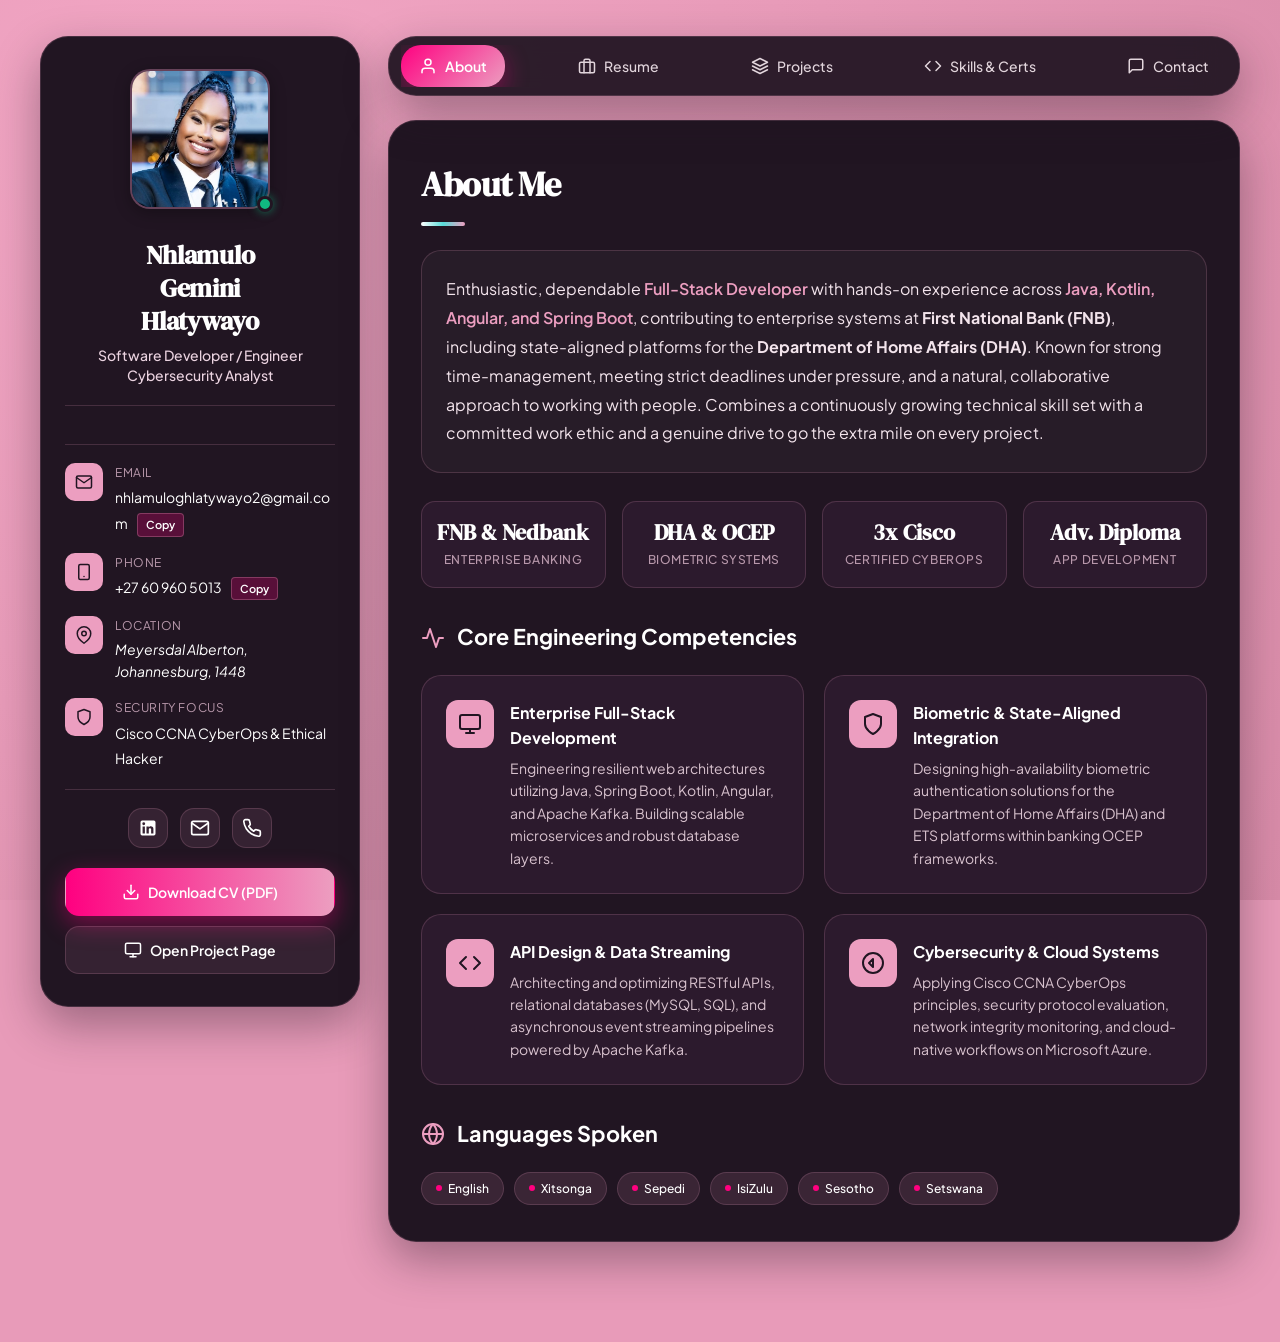
<file: index.html>
<!DOCTYPE html>
<html lang="en">

<head>
  <meta charset="UTF-8">
  <meta http-equiv="X-UA-Compatible" content="IE=edge">
  <meta name="viewport" content="width=device-width, initial-scale=1.0">
  <title>Nhlamulo Gemini Hlatywayo | Full-Stack Software Developer</title>
  <meta name="description" content="Portfolio of Nhlamulo Gemini Hlatywayo - Full-Stack Developer specializing in Java, Spring Boot, Kotlin, Angular, and Apache Kafka. Enterprise experience at FNB and Nedbank.">
  <meta name="author" content="Nhlamulo Gemini Hlatywayo">

  <!-- Favicon -->
  <link rel="shortcut icon" href="./assets/images/logo.ico" type="image/x-icon">

  <!-- Google Fonts: DM Serif Display, Playfair Display, Plus Jakarta Sans, Inter -->
  <link rel="preconnect" href="https://fonts.googleapis.com">
  <link rel="preconnect" href="https://fonts.gstatic.com" crossorigin>
  <link href="https://fonts.googleapis.com/css2?family=DM+Serif+Display:ital@0;1&family=Inter:wght@300;400;500;600;700&family=Playfair+Display:ital,wght@0,600;0,700;0,800;1,600&family=Plus+Jakarta+Sans:wght@400;500;600;700;800&display=swap" rel="stylesheet">

  <!-- Custom CSS -->
  <link rel="stylesheet" href="./assets/css/style.css">
</head>

<body>

  <main>

    <!--
      - #SIDEBAR (PROFILE & CONTACTS)
    -->
    <aside class="sidebar" data-sidebar>

      <div class="sidebar-info">

        <div class="avatar-wrapper">
          <figure class="avatar-box">
            <img src="./assets/images/Nhlamulo.jpg" alt="Nhlamulo Gemini Hlatywayo" width="140">
          </figure>
          <div class="status-dot" title="Available for opportunities"></div>
        </div>

        <div class="info-content">
          <h1 class="name">Nhlamulo<br>Gemini<br>Hlatywayo</h1>
          <p class="role-subtitle" style="margin-top: 8px; font-size: var(--fs-sm); color: var(--text-secondary); line-height: 1.4; font-weight: 500;">
            Software Developer / Engineer<br>
            Cybersecurity Analyst
          </p>
        </div>

        <button class="info-toggle-btn" data-sidebar-btn aria-label="Toggle contact details">
          <span>Contact Details</span>
          <svg viewBox="0 0 24 24" fill="none" stroke="currentColor" stroke-width="2" stroke-linecap="round" stroke-linejoin="round">
            <polyline points="6 9 12 15 18 9"></polyline>
          </svg>
        </button>

      </div>

      <div class="sidebar-info-more" data-sidebar-more>

        <div class="separator"></div>

        <ul class="contacts-list">

          <li class="contact-item">
            <div class="contact-icon-box">
              <svg viewBox="0 0 24 24" fill="none" stroke="currentColor" stroke-width="2" stroke-linecap="round" stroke-linejoin="round">
                <path d="M4 4h16c1.1 0 2 .9 2 2v12c0 1.1-.9 2-2 2H4c-1.1 0-2-.9-2-2V6c0-1.1.9-2 2-2z"></path>
                <polyline points="22,6 12,13 2,6"></polyline>
              </svg>
            </div>
            <div class="contact-info">
              <p class="contact-title">Email</p>
              <a href="mailto:nhlamuloghlatywayo2@gmail.com" class="contact-link">nhlamuloghlatywayo2@gmail.com</a>
              <button class="copy-btn" data-copy="nhlamuloghlatywayo2@gmail.com" title="Copy email">Copy</button>
            </div>
          </li>

          <li class="contact-item">
            <div class="contact-icon-box">
              <svg viewBox="0 0 24 24" fill="none" stroke="currentColor" stroke-width="2" stroke-linecap="round" stroke-linejoin="round">
                <rect x="5" y="2" width="14" height="20" rx="2" ry="2"></rect>
                <line x1="12" y1="18" x2="12.01" y2="18"></line>
              </svg>
            </div>
            <div class="contact-info">
              <p class="contact-title">Phone</p>
              <a href="tel:+27609605013" class="contact-link">+27 60 960 5013</a>
              <button class="copy-btn" data-copy="+27 60 960 5013" title="Copy phone">Copy</button>
            </div>
          </li>

          <li class="contact-item">
            <div class="contact-icon-box">
              <svg viewBox="0 0 24 24" fill="none" stroke="currentColor" stroke-width="2" stroke-linecap="round" stroke-linejoin="round">
                <path d="M21 10c0 7-9 13-9 13s-9-6-9-13a9 9 0 0 1 18 0z"></path>
                <circle cx="12" cy="10" r="3"></circle>
              </svg>
            </div>
            <div class="contact-info">
              <p class="contact-title">Location</p>
              <address class="contact-value">Meyersdal Alberton,<br>Johannesburg, 1448</address>
            </div>
          </li>

          <li class="contact-item">
            <div class="contact-icon-box">
              <svg viewBox="0 0 24 24" fill="none" stroke="currentColor" stroke-width="2" stroke-linecap="round" stroke-linejoin="round">
                <path d="M12 22s8-4 8-10V5l-8-3-8 3v7c0 6 8 10 8 10z"></path>
              </svg>
            </div>
            <div class="contact-info">
              <p class="contact-title">Security Focus</p>
              <span class="contact-value">Cisco CCNA CyberOps & Ethical Hacker</span>
            </div>
          </li>

        </ul>

        <div class="separator"></div>

        <ul class="social-list">
          <li>
            <a href="https://www.linkedin.com/in/nhlamulo-gemini-hlatywayo-09a828297/" class="social-link" target="_blank" rel="noopener noreferrer" title="LinkedIn Profile">
              <svg viewBox="0 0 24 24" fill="currentColor">
                <path d="M19 3a2 2 0 0 1 2 2v14a2 2 0 0 1-2 2H5a2 2 0 0 1-2-2V5a2 2 0 0 1 2-2h14m-.5 15.5v-5.3a3.26 3.26 0 0 0-3.26-3.26c-.85 0-1.84.52-2.28 1.3v-1.11h-2.79v8.37h2.79v-4.93c0-.77.62-1.4 1.39-1.4a1.4 1.4 0 0 1 1.4 1.4v4.93h2.75M6.88 8.56a1.68 1.68 0 0 0 1.68-1.68c0-.93-.75-1.69-1.68-1.69a1.69 1.69 0 0 0-1.69 1.69c0 .93.76 1.68 1.69 1.68m1.39 9.94v-8.37H5.5v8.37h2.77z"/>
              </svg>
            </a>
          </li>
          <li>
            <a href="mailto:nhlamuloghlatywayo2@gmail.com" class="social-link" title="Send Email">
              <svg viewBox="0 0 24 24" fill="none" stroke="currentColor" stroke-width="2" stroke-linecap="round" stroke-linejoin="round">
                <path d="M4 4h16c1.1 0 2 .9 2 2v12c0 1.1-.9 2-2 2H4c-1.1 0-2-.9-2-2V6c0-1.1.9-2 2-2z"></path>
                <polyline points="22,6 12,13 2,6"></polyline>
              </svg>
            </a>
          </li>
          <li>
            <a href="tel:+27609605013" class="social-link" title="Call Direct">
              <svg viewBox="0 0 24 24" fill="none" stroke="currentColor" stroke-width="2" stroke-linecap="round" stroke-linejoin="round">
                <path d="M22 16.92v3a2 2 0 0 1-2.18 2 19.79 19.79 0 0 1-8.63-3.07 19.5 19.5 0 0 1-6-6 19.79 19.79 0 0 1-3.07-8.67A2 2 0 0 1 4.11 2h3a2 2 0 0 1 2 1.72 12.84 12.84 0 0 0 .7 2.81 2 2 0 0 1-.45 2.11L8.09 9.91a16 16 0 0 0 6 6l1.27-1.27a2 2 0 0 1 2.11-.45 12.84 12.84 0 0 0 2.81.7A2 2 0 0 1 22 16.92z"></path>
              </svg>
            </a>
          </li>
        </ul>

        <div class="sidebar-actions">
          <a href="./assets/Nhlamulo CV .pdf" download="Nhlamulo Gemini Hlatywayo CV.pdf" class="btn btn-primary" target="_blank">
            <svg width="18" height="18" viewBox="0 0 24 24" fill="none" stroke="currentColor" stroke-width="2" stroke-linecap="round" stroke-linejoin="round">
              <path d="M21 15v4a2 2 0 0 1-2 2H5a2 2 0 0 1-2-2v-4"></path>
              <polyline points="7 10 12 15 17 10"></polyline>
              <line x1="12" y1="15" x2="12" y2="3"></line>
            </svg>
            <span>Download CV (PDF)</span>
          </a>
          <a href="./projects.html" class="btn btn-secondary">
            <svg width="18" height="18" viewBox="0 0 24 24" fill="none" stroke="currentColor" stroke-width="2" stroke-linecap="round" stroke-linejoin="round">
              <rect x="2" y="3" width="20" height="14" rx="2" ry="2"></rect>
              <line x1="8" y1="21" x2="16" y2="21"></line>
              <line x1="12" y1="17" x2="12" y2="21"></line>
            </svg>
            <span>Open Project Page</span>
          </a>
        </div>

      </div>

    </aside>

    <!--
      - #MAIN CONTENT
    -->
    <div class="main-content">

      <!--
        - #NAVBAR
      -->
      <nav class="navbar">
        <ul class="navbar-list">
          <li class="navbar-item">
            <button class="navbar-link active" data-nav-link="about">
              <svg viewBox="0 0 24 24" fill="none" stroke="currentColor" stroke-width="2" stroke-linecap="round" stroke-linejoin="round">
                <path d="M20 21v-2a4 4 0 0 0-4-4H8a4 4 0 0 0-4 4v2"></path>
                <circle cx="12" cy="7" r="4"></circle>
              </svg>
              <span>About</span>
            </button>
          </li>
          <li class="navbar-item">
            <button class="navbar-link" data-nav-link="resume">
              <svg viewBox="0 0 24 24" fill="none" stroke="currentColor" stroke-width="2" stroke-linecap="round" stroke-linejoin="round">
                <rect x="2" y="7" width="20" height="14" rx="2" ry="2"></rect>
                <path d="M16 21V5a2 2 0 0 0-2-2h-4a2 2 0 0 0-2 2v16"></path>
              </svg>
              <span>Resume</span>
            </button>
          </li>
          <li class="navbar-item">
            <button class="navbar-link" data-nav-link="projects">
              <svg viewBox="0 0 24 24" fill="none" stroke="currentColor" stroke-width="2" stroke-linecap="round" stroke-linejoin="round">
                <polygon points="12 2 2 7 12 12 22 7 12 2"></polygon>
                <polyline points="2 17 12 22 22 17"></polyline>
                <polyline points="2 12 12 17 22 12"></polyline>
              </svg>
              <span>Projects</span>
            </button>
          </li>
          <li class="navbar-item">
            <button class="navbar-link" data-nav-link="skills">
              <svg viewBox="0 0 24 24" fill="none" stroke="currentColor" stroke-width="2" stroke-linecap="round" stroke-linejoin="round">
                <polyline points="16 18 22 12 16 6"></polyline>
                <polyline points="8 6 2 12 8 18"></polyline>
              </svg>
              <span>Skills &amp; Certs</span>
            </button>
          </li>
          <li class="navbar-item">
            <button class="navbar-link" data-nav-link="contact">
              <svg viewBox="0 0 24 24" fill="none" stroke="currentColor" stroke-width="2" stroke-linecap="round" stroke-linejoin="round">
                <path d="M21 15a2 2 0 0 1-2 2H7l-4 4V5a2 2 0 0 1 2-2h14a2 2 0 0 1 2 2z"></path>
              </svg>
              <span>Contact</span>
            </button>
          </li>
        </ul>
      </nav>

      <!--
        - #ABOUT SECTION
      -->
      <article class="page-section active" data-page="about">

        <header>
          <h2 class="h2 article-title">About Me</h2>
        </header>

        <section class="about-intro-card">
          <p>
            Enthusiastic, dependable <span class="highlight">Full-Stack Developer</span> with hands-on experience across <span class="highlight">Java, Kotlin, Angular, and Spring Boot</span>, contributing to enterprise systems at <strong>First National Bank (FNB)</strong>, including state-aligned platforms for the <strong>Department of Home Affairs (DHA)</strong>. Known for strong time-management, meeting strict deadlines under pressure, and a natural, collaborative approach to working with people. Combines a continuously growing technical skill set with a committed work ethic and a genuine drive to go the extra mile on every project.
          </p>
        </section>

        <!-- Metric highlights -->
        <div class="metrics-grid">
          <div class="metric-card">
            <div class="metric-number">FNB &amp; Nedbank</div>
            <div class="metric-label">Enterprise Banking</div>
          </div>
          <div class="metric-card">
            <div class="metric-number">DHA &amp; OCEP</div>
            <div class="metric-label">Biometric Systems</div>
          </div>
          <div class="metric-card">
            <div class="metric-number">3x Cisco</div>
            <div class="metric-label">Certified CyberOps</div>
          </div>
          <div class="metric-card">
            <div class="metric-number">Adv. Diploma</div>
            <div class="metric-label">App Development</div>
          </div>
        </div>

        <h3 class="section-title">
          <svg viewBox="0 0 24 24" fill="none" stroke="currentColor" stroke-width="2" stroke-linecap="round" stroke-linejoin="round">
            <polyline points="22 12 18 12 15 21 9 3 6 12 2 12"></polyline>
          </svg>
          Core Engineering Competencies
        </h3>

        <div class="service-grid">

          <div class="service-card">
            <div class="service-icon-box">
              <svg viewBox="0 0 24 24" fill="none" stroke="currentColor" stroke-width="2" stroke-linecap="round" stroke-linejoin="round">
                <rect x="2" y="3" width="20" height="14" rx="2" ry="2"></rect>
                <line x1="8" y1="21" x2="16" y2="21"></line>
                <line x1="12" y1="17" x2="12" y2="21"></line>
              </svg>
            </div>
            <div>
              <h4 class="service-title">Enterprise Full-Stack Development</h4>
              <p class="service-text">
                Engineering resilient web architectures utilizing Java, Spring Boot, Kotlin, Angular, and Apache Kafka. Building scalable microservices and robust database layers.
              </p>
            </div>
          </div>

          <div class="service-card">
            <div class="service-icon-box">
              <svg viewBox="0 0 24 24" fill="none" stroke="currentColor" stroke-width="2" stroke-linecap="round" stroke-linejoin="round">
                <path d="M12 22s8-4 8-10V5l-8-3-8 3v7c0 6 8 10 8 10z"></path>
              </svg>
            </div>
            <div>
              <h4 class="service-title">Biometric &amp; State-Aligned Integration</h4>
              <p class="service-text">
                Designing high-availability biometric authentication solutions for the Department of Home Affairs (DHA) and ETS platforms within banking OCEP frameworks.
              </p>
            </div>
          </div>

          <div class="service-card">
            <div class="service-icon-box">
              <svg viewBox="0 0 24 24" fill="none" stroke="currentColor" stroke-width="2" stroke-linecap="round" stroke-linejoin="round">
                <polyline points="16 18 22 12 16 6"></polyline>
                <polyline points="8 6 2 12 8 18"></polyline>
              </svg>
            </div>
            <div>
              <h4 class="service-title">API Design &amp; Data Streaming</h4>
              <p class="service-text">
                Architecting and optimizing RESTful APIs, relational databases (MySQL, SQL), and asynchronous event streaming pipelines powered by Apache Kafka.
              </p>
            </div>
          </div>

          <div class="service-card">
            <div class="service-icon-box">
              <svg viewBox="0 0 24 24" fill="none" stroke="currentColor" stroke-width="2" stroke-linecap="round" stroke-linejoin="round">
                <circle cx="12" cy="12" r="10"></circle>
                <polygon points="12 8 8 12 12 16 12 8"></polygon>
              </svg>
            </div>
            <div>
              <h4 class="service-title">Cybersecurity &amp; Cloud Systems</h4>
              <p class="service-text">
                Applying Cisco CCNA CyberOps principles, security protocol evaluation, network integrity monitoring, and cloud-native workflows on Microsoft Azure.
              </p>
            </div>
          </div>

        </div>

        <h3 class="section-title">
          <svg viewBox="0 0 24 24" fill="none" stroke="currentColor" stroke-width="2" stroke-linecap="round" stroke-linejoin="round">
            <circle cx="12" cy="12" r="10"></circle>
            <line x1="2" y1="12" x2="22" y2="12"></line>
            <path d="M12 2a15.3 15.3 0 0 1 4 10 15.3 15.3 0 0 1-4 10 15.3 15.3 0 0 1-4-10 15.3 15.3 0 0 1 4-10z"></path>
          </svg>
          Languages Spoken
        </h3>
        <div class="languages-wrap">
          <span class="lang-pill">English</span>
          <span class="lang-pill">Xitsonga</span>
          <span class="lang-pill">Sepedi</span>
          <span class="lang-pill">IsiZulu</span>
          <span class="lang-pill">Sesotho</span>
          <span class="lang-pill">Setswana</span>
        </div>

      </article>

      <!--
        - #EXPERIENCE & EDUCATION SECTION
      -->
      <article class="page-section" data-page="resume">

        <header>
          <h2 class="h2 article-title">Resume</h2>
        </header>

        <div style="margin-bottom: 28px;">
          <a href="./assets/Nhlamulo CV .pdf" download="Nhlamulo Gemini Hlatywayo CV.pdf" class="btn btn-primary" style="width: 100%; padding: 14px 24px; font-size: var(--fs-base); font-weight: 700; border-radius: 16px;" target="_blank">
            <svg width="20" height="20" viewBox="0 0 24 24" fill="none" stroke="currentColor" stroke-width="2" stroke-linecap="round" stroke-linejoin="round">
              <path d="M21 15v4a2 2 0 0 1-2 2H5a2 2 0 0 1-2-2v-4"></path>
              <polyline points="7 10 12 15 17 10"></polyline>
              <line x1="12" y1="15" x2="12" y2="3"></line>
            </svg>
            <span>Download CV</span>
          </a>
        </div>

        <h3 class="section-title" style="margin-top: 10px; margin-bottom: 24px;">
          <div class="service-icon-box" style="width: 40px; height: 40px; border-radius: 10px;">
            <svg viewBox="0 0 24 24" fill="none" stroke="currentColor" stroke-width="2" stroke-linecap="round" stroke-linejoin="round">
              <rect x="2" y="7" width="20" height="14" rx="2" ry="2"></rect>
              <path d="M16 21V5a2 2 0 0 0-2-2h-4a2 2 0 0 0-2 2v16"></path>
            </svg>
          </div>
          Experience
        </h3>

        <div class="timeline-list">

          <!-- Experience 1: FNB -->
          <div class="timeline-item">
            <div class="timeline-dot"></div>
            <div class="timeline-content">
              <div class="timeline-header">
                <h3 class="timeline-role">Full-Stack Software Developer (Intern)</h3>
                <span class="timeline-period">
                  <svg viewBox="0 0 24 24" fill="none" stroke="currentColor" stroke-width="2" stroke-linecap="round" stroke-linejoin="round">
                    <rect x="3" y="4" width="18" height="18" rx="2" ry="2"></rect>
                    <line x1="16" y1="2" x2="16" y2="6"></line>
                    <line x1="8" y1="2" x2="8" y2="6"></line>
                    <line x1="3" y1="10" x2="21" y2="10"></line>
                  </svg>
                  May 2025 – September 2026
                </span>
              </div>
              <div class="timeline-company">First National Bank (FNB)</div>

              <ul class="timeline-bullets">
                <li>Engineered scalable enterprise web applications across front-end and back-end architectures using <strong>Java, Spring Boot, Kotlin, Angular, and Apache Kafka</strong>.</li>
                <li>Contributed to system architecture and UI/UX design workflows, building high-availability solutions for state-aligned frameworks, including <strong>Department of Home Affairs (DHA) biometric integrations</strong> and <strong>ETS applications under the OCEP framework</strong>.</li>
                <li>Designed and optimized <strong>MySQL relational databases</strong>; developed and verified <strong>RESTful APIs</strong> through structured testing in Insomnia.</li>
                <li>Formulated detailed test cases and performed end-to-end unit and integration testing using <strong>IntelliJ IDEA</strong> across cross-platform environments (Windows, macOS, and iOS).</li>
                <li>Monitored, tracked, and resolved production bugs and critical system incidents within high-velocity Agile sprint cycles.</li>
              </ul>

              <div class="tech-tags">
                <span class="tech-tag">Java</span>
                <span class="tech-tag">Spring Boot</span>
                <span class="tech-tag">Kotlin</span>
                <span class="tech-tag">Angular</span>
                <span class="tech-tag">Apache Kafka</span>
                <span class="tech-tag">MySQL</span>
                <span class="tech-tag">DHA Biometrics</span>
                <span class="tech-tag">OCEP</span>
                <span class="tech-tag">Insomnia</span>
                <span class="tech-tag">Agile</span>
              </div>
            </div>
          </div>

          <!-- Experience 2: Geeks4learning / FNB -->
          <div class="timeline-item">
            <div class="timeline-dot"></div>
            <div class="timeline-content">
              <div class="timeline-header">
                <h3 class="timeline-role">Full-Stack Software Java Developer (Learnership)</h3>
                <span class="timeline-period">
                  <svg viewBox="0 0 24 24" fill="none" stroke="currentColor" stroke-width="2" stroke-linecap="round" stroke-linejoin="round">
                    <rect x="3" y="4" width="18" height="18" rx="2" ry="2"></rect>
                    <line x1="16" y1="2" x2="16" y2="6"></line>
                    <line x1="8" y1="2" x2="8" y2="6"></line>
                    <line x1="3" y1="10" x2="21" y2="10"></line>
                  </svg>
                  October 2024 – September 2025
                </span>
              </div>
              <div class="timeline-company">Geeks4learning / FNB</div>

              <ul class="timeline-bullets">
                <li>Developed and deployed frontend and backend websites and applications using <strong>Java, Python, and JavaScript</strong> in a Windows environment.</li>
                <li>Built foundational proficiency across <strong>HTML, CSS, and JavaScript</strong> to deliver flexible, responsive web features.</li>
                <li>Integrated the <strong>IKMS module</strong> and supported core business logic processes using Java-based development practices.</li>
                <li>Logged and tracked bug incidents, managed code updates, and participated in structured Agile code reviews.</li>
              </ul>

              <div class="tech-tags">
                <span class="tech-tag">Java</span>
                <span class="tech-tag">Python</span>
                <span class="tech-tag">JavaScript</span>
                <span class="tech-tag">HTML5/CSS3</span>
                <span class="tech-tag">IKMS Module</span>
                <span class="tech-tag">Agile Code Reviews</span>
              </div>
            </div>
          </div>

          <!-- Experience 3: Nedbank -->
          <div class="timeline-item">
            <div class="timeline-dot"></div>
            <div class="timeline-content">
              <div class="timeline-header">
                <h3 class="timeline-role">Application Development Management Trainee (Vocational Programme)</h3>
                <span class="timeline-period">
                  <svg viewBox="0 0 24 24" fill="none" stroke="currentColor" stroke-width="2" stroke-linecap="round" stroke-linejoin="round">
                    <rect x="3" y="4" width="18" height="18" rx="2" ry="2"></rect>
                    <line x1="16" y1="2" x2="16" y2="6"></line>
                    <line x1="8" y1="2" x2="8" y2="6"></line>
                    <line x1="3" y1="10" x2="21" y2="10"></line>
                  </svg>
                  December 2024 – January 2025
                </span>
              </div>
              <div class="timeline-company">Nedbank</div>

              <ul class="timeline-bullets">
                <li>Gained exposure to <strong>application lifecycle management (ALM)</strong>, Agile delivery practices, and banking technology standards within a corporate software development environment.</li>
                <li>Observed and documented software development processes across the full <strong>SDLC</strong>, from requirements gathering through deployment.</li>
              </ul>

              <div class="tech-tags">
                <span class="tech-tag">SDLC</span>
                <span class="tech-tag">Application Lifecycle</span>
                <span class="tech-tag">Banking Standards</span>
                <span class="tech-tag">Agile Delivery</span>
              </div>
            </div>
          </div>

          <!-- Experience 4: Go Fourth -->
          <div class="timeline-item">
            <div class="timeline-dot"></div>
            <div class="timeline-content">
              <div class="timeline-header">
                <h3 class="timeline-role">Cybersecurity Analyst Trainee</h3>
                <span class="timeline-period">
                  <svg viewBox="0 0 24 24" fill="none" stroke="currentColor" stroke-width="2" stroke-linecap="round" stroke-linejoin="round">
                    <rect x="3" y="4" width="18" height="18" rx="2" ry="2"></rect>
                    <line x1="16" y1="2" x2="16" y2="6"></line>
                    <line x1="8" y1="2" x2="8" y2="6"></line>
                    <line x1="3" y1="10" x2="21" y2="10"></line>
                  </svg>
                  July 2024 – September 2024
                </span>
              </div>
              <div class="timeline-company">Go Fourth Learning Institution of Learning</div>

              <ul class="timeline-bullets">
                <li>Completed foundational training in risk monitoring, security protocols, and network data integrity, building a security-conscious foundation for software development.</li>
                <li>Applied core cybersecurity principles later reinforced by <strong>Cisco CCNA CyberOps</strong> and <strong>Ethical Hacker</strong> certifications.</li>
              </ul>

              <div class="tech-tags">
                <span class="tech-tag">Risk Monitoring</span>
                <span class="tech-tag">Security Protocols</span>
                <span class="tech-tag">Network Integrity</span>
                <span class="tech-tag">Cisco CyberOps</span>
              </div>
            </div>
          </div>

        </div>

        <h3 class="section-title" style="margin-top: 36px; margin-bottom: 24px;">
          <div class="service-icon-box" style="width: 40px; height: 40px; border-radius: 10px;">
            <svg viewBox="0 0 24 24" fill="none" stroke="currentColor" stroke-width="2" stroke-linecap="round" stroke-linejoin="round">
              <path d="M2 3h6a4 4 0 0 1 4 4v14a3 3 0 0 0-3-3H2z"></path>
              <path d="M22 3h-6a4 4 0 0 0-4 4v14a3 3 0 0 1 3-3h7z"></path>
            </svg>
          </div>
          Education
        </h3>

        <div class="edu-cert-grid">
          <div class="edu-cert-card">
            <div>
              <h4 class="edu-cert-title">Advanced Diploma in Application Development</h4>
              <p class="edu-cert-issuer">Rosebank College Braamfontein</p>
            </div>
            <span class="edu-cert-date">2024 – 2024</span>
          </div>

          <div class="edu-cert-card">
            <div>
              <h4 class="edu-cert-title">Diploma in I.T Software Development</h4>
              <p class="edu-cert-issuer">Rosebank College Braamfontein</p>
            </div>
            <span class="edu-cert-date">2021 – 2023</span>
          </div>

          <div class="edu-cert-card">
            <div>
              <h4 class="edu-cert-title">National Senior Certificate (Matric)</h4>
              <p class="edu-cert-issuer">Glenvista High School</p>
              <p style="font-size: 11px; color: var(--text-muted); margin-top: 4px;">Maths Literacy, English HL, IsiZulu FAL, Business Studies, Geography, Life Sciences</p>
            </div>
            <span class="edu-cert-date">2015 – 2019</span>
          </div>
        </div>

        <h3 class="section-title">
          <svg viewBox="0 0 24 24" fill="none" stroke="currentColor" stroke-width="2" stroke-linecap="round" stroke-linejoin="round">
            <path d="M17 21v-2a4 4 0 0 0-4-4H5a4 4 0 0 0-4 4v2"></path>
            <circle cx="9" cy="7" r="4"></circle>
            <path d="M23 21v-2a4 4 0 0 0-3-3.87"></path>
            <path d="M16 3.13a4 4 0 0 1 0 7.75"></path>
          </svg>
          Professional References
        </h3>

        <div class="references-grid">
          <div class="reference-card">
            <h4 class="reference-name">Thato Rampyeshe</h4>
            <p class="reference-role">Application Development Team Leader, FNB</p>
            <a href="tel:0847055499" class="reference-contact">
              <svg viewBox="0 0 24 24" fill="none" stroke="currentColor" stroke-width="2" stroke-linecap="round" stroke-linejoin="round">
                <path d="M22 16.92v3a2 2 0 0 1-2.18 2 19.79 19.79 0 0 1-8.63-3.07 19.5 19.5 0 0 1-6-6 19.79 19.79 0 0 1-3.07-8.67A2 2 0 0 1 4.11 2h3a2 2 0 0 1 2 1.72 12.84 12.84 0 0 0 .7 2.81 2 2 0 0 1-.45 2.11L8.09 9.91a16 16 0 0 0 6 6l1.27-1.27a2 2 0 0 1 2.11-.45 12.84 12.84 0 0 0 2.81.7A2 2 0 0 1 22 16.92z"></path>
              </svg>
              <span>084 705 5499</span>
            </a>
          </div>

          <div class="reference-card">
            <h4 class="reference-name">Yanga Mdingi</h4>
            <p class="reference-role">Application Development Team Leader, FNB</p>
            <a href="tel:0603090038" class="reference-contact">
              <svg viewBox="0 0 24 24" fill="none" stroke="currentColor" stroke-width="2" stroke-linecap="round" stroke-linejoin="round">
                <path d="M22 16.92v3a2 2 0 0 1-2.18 2 19.79 19.79 0 0 1-8.63-3.07 19.5 19.5 0 0 1-6-6 19.79 19.79 0 0 1-3.07-8.67A2 2 0 0 1 4.11 2h3a2 2 0 0 1 2 1.72 12.84 12.84 0 0 0 .7 2.81 2 2 0 0 1-.45 2.11L8.09 9.91a16 16 0 0 0 6 6l1.27-1.27a2 2 0 0 1 2.11-.45 12.84 12.84 0 0 0 2.81.7A2 2 0 0 1 22 16.92z"></path>
              </svg>
              <span>060 309 0038</span>
            </a>
          </div>
        </div>

      </article>

      <!--
        - #PROJECTS SECTION
      -->
      <article class="page-section" data-page="projects">

        <header>
          <h2 class="h2 article-title">Featured Projects</h2>
        </header>

        <div class="projects-header-bar">
          <ul class="filter-list">
            <li><button class="filter-btn active" data-filter-btn="all">All</button></li>
            <li><button class="filter-btn" data-filter-btn="enterprise">Enterprise Banking</button></li>
            <li><button class="filter-btn" data-filter-btn="web">Full-Stack Web</button></li>
            <li><button class="filter-btn" data-filter-btn="cloud">Cloud &amp; Security</button></li>
          </ul>

          <a href="./projects.html" class="btn btn-outline" title="Open full project catalog page">
            <span>Explore Dedicated Project Page →</span>
          </a>
        </div>

        <div class="project-grid">

          <!-- Project 1 -->
          <div class="project-card" data-filter-item data-category="enterprise">
            <div class="project-banner">
              <span class="project-category-badge">Enterprise Banking</span>
              <img src="./assets/images/project-1.jpg" alt="DHA Biometric Integration Platform" loading="lazy">
            </div>
            <div class="project-content">
              <h3 class="project-title">DHA Biometric Integration Platform</h3>
              <p class="project-description">
                High-availability biometric identity verification gateway connecting Department of Home Affairs (DHA) services to FNB's OCEP architecture.
              </p>
              <div class="project-techs">
                <span class="project-tech">Java 17</span>
                <span class="project-tech">Spring Boot</span>
                <span class="project-tech">Kotlin</span>
                <span class="project-tech">Angular</span>
                <span class="project-tech">Azure</span>
              </div>
              <div class="project-actions">
                <button class="btn btn-primary" data-open-modal="dha-biometric">View Architecture</button>
                <a href="./projects.html#dha-biometric" class="btn btn-secondary">Full Case Study</a>
              </div>
            </div>
          </div>

          <!-- Project 2 -->
          <div class="project-card" data-filter-item data-category="enterprise">
            <div class="project-banner">
              <span class="project-category-badge">Banking &amp; Streaming</span>
              <img src="./assets/images/project-2.png" alt="Banking Electronic Transaction System" loading="lazy">
            </div>
            <div class="project-content">
              <h3 class="project-title">Banking Electronic Transaction System (ETS)</h3>
              <p class="project-description">
                High-throughput transactional engine with Apache Kafka event streaming, zero-loss settlement, and optimized MySQL relational indexing.
              </p>
              <div class="project-techs">
                <span class="project-tech">Kotlin</span>
                <span class="project-tech">Spring Boot</span>
                <span class="project-tech">Apache Kafka</span>
                <span class="project-tech">MySQL</span>
                <span class="project-tech">Docker</span>
              </div>
              <div class="project-actions">
                <button class="btn btn-primary" data-open-modal="banking-ets">View Architecture</button>
                <a href="./projects.html#banking-ets" class="btn btn-secondary">Full Case Study</a>
              </div>
            </div>
          </div>

          <!-- Project 3 -->
          <div class="project-card" data-filter-item data-category="enterprise web">
            <div class="project-banner">
              <span class="project-category-badge">Enterprise Web</span>
              <img src="./assets/images/project-7.png" alt="Enterprise Knowledge Management System" loading="lazy">
            </div>
            <div class="project-content">
              <h3 class="project-title">Enterprise Knowledge Management System (IKMS)</h3>
              <p class="project-description">
                Modular enterprise platform developed during the Geeks4learning / FNB programme to streamline internal codebases, incident logs, and workflows.
              </p>
              <div class="project-techs">
                <span class="project-tech">Java</span>
                <span class="project-tech">Spring Boot</span>
                <span class="project-tech">Angular</span>
                <span class="project-tech">TypeScript</span>
                <span class="project-tech">Agile</span>
              </div>
              <div class="project-actions">
                <button class="btn btn-primary" data-open-modal="enterprise-ikms">View Architecture</button>
                <a href="./projects.html#enterprise-ikms" class="btn btn-secondary">Full Case Study</a>
              </div>
            </div>
          </div>

          <!-- Project 4 -->
          <div class="project-card" data-filter-item data-category="cloud">
            <div class="project-banner">
              <span class="project-category-badge">Cybersecurity &amp; Cloud</span>
              <img src="./assets/images/project-6.png" alt="CyberGuard Threat Intelligence" loading="lazy">
            </div>
            <div class="project-content">
              <h3 class="project-title">CyberGuard Threat Intelligence &amp; Response</h3>
              <p class="project-description">
                Security risk evaluation, network data integrity auditing, and incident tracking platform built upon Cisco CCNA CyberOps principles.
              </p>
              <div class="project-techs">
                <span class="project-tech">Python</span>
                <span class="project-tech">Microsoft Azure</span>
                <span class="project-tech">Cisco CyberOps</span>
                <span class="project-tech">REST APIs</span>
              </div>
              <div class="project-actions">
                <button class="btn btn-primary" data-open-modal="cyberguard-security">View Architecture</button>
                <a href="./projects.html#cyberguard-security" class="btn btn-secondary">Full Case Study</a>
              </div>
            </div>
          </div>

          <!-- Project 5 -->
          <div class="project-card" data-filter-item data-category="web">
            <div class="project-banner">
              <span class="project-category-badge">Full-Stack Web</span>
              <img src="./assets/images/project-5.png" alt="FinTrack Wealth & Expense Management" loading="lazy">
            </div>
            <div class="project-content">
              <h3 class="project-title">FinTrack Wealth &amp; Expense Management</h3>
              <p class="project-description">
                Personal finance dashboard providing dynamic visual analytics, transaction categorizations, budget thresholds, and multi-currency support.
              </p>
              <div class="project-techs">
                <span class="project-tech">Angular</span>
                <span class="project-tech">TypeScript</span>
                <span class="project-tech">JavaScript</span>
                <span class="project-tech">CSS3</span>
                <span class="project-tech">REST APIs</span>
              </div>
              <div class="project-actions">
                <button class="btn btn-primary" data-open-modal="fintrack-analytics">View Architecture</button>
                <a href="./projects.html#fintrack-analytics" class="btn btn-secondary">Full Case Study</a>
              </div>
            </div>
          </div>

          <!-- Project 6 -->
          <div class="project-card" data-filter-item data-category="cloud">
            <div class="project-banner">
              <span class="project-category-badge">Cloud Ecosystem</span>
              <img src="./assets/images/project-8.jpg" alt="Azure Cloud Microservices Orchestrator" loading="lazy">
            </div>
            <div class="project-content">
              <h3 class="project-title">Azure Cloud Microservices Orchestrator</h3>
              <p class="project-description">
                Cloud-native microservices ecosystem hosted on Microsoft Azure featuring automated worker scheduling, CI/CD, and Insomnia test suites.
              </p>
              <div class="project-techs">
                <span class="project-tech">C#</span>
                <span class="project-tech">ASP.NET Core</span>
                <span class="project-tech">Microsoft Azure</span>
                <span class="project-tech">Postman</span>
                <span class="project-tech">Docker</span>
              </div>
              <div class="project-actions">
                <button class="btn btn-primary" data-open-modal="azure-microservices">View Architecture</button>
                <a href="./projects.html#azure-microservices" class="btn btn-secondary">Full Case Study</a>
              </div>
            </div>
          </div>

        </div>

      </article>

      <!--
        - #SKILLS & CERTIFICATIONS SECTION
      -->
      <article class="page-section" data-page="skills">

        <header>
          <h2 class="h2 article-title">Technical Skills &amp; Certifications</h2>
        </header>

        <h3 class="section-title">
          <svg viewBox="0 0 24 24" fill="none" stroke="currentColor" stroke-width="2" stroke-linecap="round" stroke-linejoin="round">
            <path d="M12 22s8-4 8-10V5l-8-3-8 3v7c0 6 8 10 8 10z"></path>
          </svg>
          Industry Certifications
        </h3>

        <div class="edu-cert-grid">
          <div class="edu-cert-card">
            <div>
              <span class="badge badge-emerald">Active Credential</span>
              <h4 class="edu-cert-title" style="margin-top: 10px;">Cisco CCNA CyberOps Associate</h4>
              <p class="edu-cert-issuer">Cisco Systems</p>
            </div>
            <span class="edu-cert-date">September 2024 – 2027</span>
          </div>

          <div class="edu-cert-card">
            <div>
              <span class="badge badge-purple">Verified</span>
              <h4 class="edu-cert-title" style="margin-top: 10px;">Cisco Networking Essentials</h4>
              <p class="edu-cert-issuer">Cisco Networking Academy</p>
            </div>
            <span class="edu-cert-date">August 2024</span>
          </div>

          <div class="edu-cert-card">
            <div>
              <span class="badge badge-emerald">Verified</span>
              <h4 class="edu-cert-title" style="margin-top: 10px;">Cisco Ethical Hacker</h4>
              <p class="edu-cert-issuer">Cisco Networking Academy</p>
            </div>
            <span class="edu-cert-date">September 2024</span>
          </div>

          <div class="edu-cert-card">
            <div>
              <span class="badge">Cloud Focus</span>
              <h4 class="edu-cert-title" style="margin-top: 10px;">Microsoft Azure Cloud Ecosystem</h4>
              <p class="edu-cert-issuer">Cloud Engineering &amp; Architecture</p>
            </div>
            <span class="edu-cert-date">2024 – Present</span>
          </div>
        </div>

        <h3 class="section-title">
          <svg viewBox="0 0 24 24" fill="none" stroke="currentColor" stroke-width="2" stroke-linecap="round" stroke-linejoin="round">
            <polyline points="16 18 22 12 16 6"></polyline>
            <polyline points="8 6 2 12 8 18"></polyline>
          </svg>
          Technical Skill Stack (CV Breakdown)
        </h3>

        <div class="skills-category-grid">

          <!-- Cat 1 -->
          <div class="skill-category-card">
            <div class="skill-cat-header">
              <div class="skill-cat-icon">
                <svg viewBox="0 0 24 24" fill="none" stroke="currentColor" stroke-width="2" stroke-linecap="round" stroke-linejoin="round">
                  <path d="M4 17l6-6-6-6"></path>
                  <line x1="12" y1="19" x2="20" y2="19"></line>
                </svg>
              </div>
              <h4 class="skill-cat-title">Back-End &amp; Enterprise Ecosystem</h4>
            </div>

            <div class="skill-progress-item">
              <div class="skill-label-wrapper">
                <span>Java &amp; Spring Boot</span>
                <span>95%</span>
              </div>
              <div class="skill-progress-bar"><div class="skill-progress-fill" style="width: 95%;"></div></div>
            </div>

            <div class="skill-progress-item">
              <div class="skill-label-wrapper">
                <span>Kotlin</span>
                <span>88%</span>
              </div>
              <div class="skill-progress-bar"><div class="skill-progress-fill" style="width: 88%;"></div></div>
            </div>

            <div class="skill-progress-item">
              <div class="skill-label-wrapper">
                <span>Python &amp; C# / ASP.NET Core</span>
                <span>85%</span>
              </div>
              <div class="skill-progress-bar"><div class="skill-progress-fill" style="width: 85%;"></div></div>
            </div>
          </div>

          <!-- Cat 2 -->
          <div class="skill-category-card">
            <div class="skill-cat-header">
              <div class="skill-cat-icon">
                <svg viewBox="0 0 24 24" fill="none" stroke="currentColor" stroke-width="2" stroke-linecap="round" stroke-linejoin="round">
                  <rect x="2" y="3" width="20" height="14" rx="2" ry="2"></rect>
                  <line x1="8" y1="21" x2="16" y2="21"></line>
                  <line x1="12" y1="17" x2="12" y2="21"></line>
                </svg>
              </div>
              <h4 class="skill-cat-title">Front-End Ecosystem</h4>
            </div>

            <div class="skill-progress-item">
              <div class="skill-label-wrapper">
                <span>Angular</span>
                <span>90%</span>
              </div>
              <div class="skill-progress-bar"><div class="skill-progress-fill" style="width: 90%;"></div></div>
            </div>

            <div class="skill-progress-item">
              <div class="skill-label-wrapper">
                <span>TypeScript &amp; JavaScript</span>
                <span>92%</span>
              </div>
              <div class="skill-progress-bar"><div class="skill-progress-fill" style="width: 92%;"></div></div>
            </div>

            <div class="skill-progress-item">
              <div class="skill-label-wrapper">
                <span>Responsive HTML5 &amp; CSS3</span>
                <span>95%</span>
              </div>
              <div class="skill-progress-bar"><div class="skill-progress-fill" style="width: 95%;"></div></div>
            </div>
          </div>

          <!-- Cat 3 -->
          <div class="skill-category-card">
            <div class="skill-cat-header">
              <div class="skill-cat-icon">
                <svg viewBox="0 0 24 24" fill="none" stroke="currentColor" stroke-width="2" stroke-linecap="round" stroke-linejoin="round">
                  <ellipse cx="12" cy="5" rx="9" ry="3"></ellipse>
                  <path d="M21 12c0 1.66-4 3-9 3s-9-1.34-9-3"></path>
                  <path d="M3 5v14c0 1.66 4 3 9 3s9-1.34 9-3V5"></path>
                </svg>
              </div>
              <h4 class="skill-cat-title">Data, Streaming &amp; Cloud</h4>
            </div>

            <div class="skill-progress-item">
              <div class="skill-label-wrapper">
                <span>Apache Kafka (Event Streaming)</span>
                <span>88%</span>
              </div>
              <div class="skill-progress-bar"><div class="skill-progress-fill" style="width: 88%;"></div></div>
            </div>

            <div class="skill-progress-item">
              <div class="skill-label-wrapper">
                <span>MySQL &amp; Relational Databases</span>
                <span>90%</span>
              </div>
              <div class="skill-progress-bar"><div class="skill-progress-fill" style="width: 90%;"></div></div>
            </div>

            <div class="skill-progress-item">
              <div class="skill-label-wrapper">
                <span>Microsoft Azure Cloud</span>
                <span>85%</span>
              </div>
              <div class="skill-progress-bar"><div class="skill-progress-fill" style="width: 85%;"></div></div>
            </div>
          </div>

          <!-- Cat 4 -->
          <div class="skill-category-card">
            <div class="skill-cat-header">
              <div class="skill-cat-icon">
                <svg viewBox="0 0 24 24" fill="none" stroke="currentColor" stroke-width="2" stroke-linecap="round" stroke-linejoin="round">
                  <circle cx="12" cy="12" r="3"></circle>
                  <path d="M19.4 15a1.65 1.65 0 0 0 .33 1.82l.06.06a2 2 0 0 1 0 2.83 2 2 0 0 1-2.83 0l-.06-.06a1.65 1.65 0 0 0-1.82-.33 1.65 1.65 0 0 0-1 1.51V21a2 2 0 0 1-2 2 2 2 0 0 1-2-2v-.09A1.65 1.65 0 0 0 9 19.4a1.65 1.65 0 0 0-1.82.33l-.06.06a2 2 0 0 1-2.83 0 2 2 0 0 1 0-2.83l.06-.06a1.65 1.65 0 0 0 .33-1.82 1.65 1.65 0 0 0-1.51-1H3a2 2 0 0 1-2-2 2 2 0 0 1 2-2h.09A1.65 1.65 0 0 0 4.6 9a1.65 1.65 0 0 0-.33-1.82l-.06-.06a2 2 0 0 1 0-2.83 2 2 0 0 1 2.83 0l.06.06a1.65 1.65 0 0 0 1.82.33H9a1.65 1.65 0 0 0 1-1.51V3a2 2 0 0 1 2-2 2 2 0 0 1 2 2v.09a1.65 1.65 0 0 0 1 1.51 1.65 1.65 0 0 0 1.82-.33l.06-.06a2 2 0 0 1 2.83 0 2 2 0 0 1 0 2.83l-.06.06a1.65 1.65 0 0 0-.33 1.82V9a1.65 1.65 0 0 0 1.51 1H21a2 2 0 0 1 2 2 2 2 0 0 1-2 2h-.09a1.65 1.65 0 0 0-1.51 1z"></path>
                </svg>
              </div>
              <h4 class="skill-cat-title">API Testing, Tools &amp; Methodologies</h4>
            </div>

            <div class="skill-progress-item">
              <div class="skill-label-wrapper">
                <span>RESTful APIs, Insomnia &amp; Postman</span>
                <span>94%</span>
              </div>
              <div class="skill-progress-bar"><div class="skill-progress-fill" style="width: 94%;"></div></div>
            </div>

            <div class="skill-progress-item">
              <div class="skill-label-wrapper">
                <span>IntelliJ IDEA &amp; Cross-Platform (Win/Mac/iOS)</span>
                <span>92%</span>
              </div>
              <div class="skill-progress-bar"><div class="skill-progress-fill" style="width: 92%;"></div></div>
            </div>

            <div class="skill-progress-item">
              <div class="skill-label-wrapper">
                <span>Agile Sprints, Devchamping &amp; Incident Tracking</span>
                <span>90%</span>
              </div>
              <div class="skill-progress-bar"><div class="skill-progress-fill" style="width: 90%;"></div></div>
            </div>
          </div>

        </div>

      </article>

      <!--
        - #CONTACT SECTION
      -->
      <article class="page-section" data-page="contact">

        <header>
          <h2 class="h2 article-title">Get In Touch</h2>
        </header>

        <div class="contact-wrapper">

          <div class="contact-quick-cards">

            <div class="contact-channel-card">
              <div class="contact-channel-icon">
                <svg viewBox="0 0 24 24" fill="none" stroke="currentColor" stroke-width="2" stroke-linecap="round" stroke-linejoin="round">
                  <path d="M4 4h16c1.1 0 2 .9 2 2v12c0 1.1-.9 2-2 2H4c-1.1 0-2-.9-2-2V6c0-1.1.9-2 2-2z"></path>
                  <polyline points="22,6 12,13 2,6"></polyline>
                </svg>
              </div>
              <div>
                <p class="contact-channel-title">Direct Email</p>
                <a href="mailto:nhlamuloghlatywayo2@gmail.com" class="contact-channel-val">nhlamuloghlatywayo2@gmail.com</a>
              </div>
            </div>

            <div class="contact-channel-card">
              <div class="contact-channel-icon">
                <svg viewBox="0 0 24 24" fill="none" stroke="currentColor" stroke-width="2" stroke-linecap="round" stroke-linejoin="round">
                  <rect x="5" y="2" width="14" height="20" rx="2" ry="2"></rect>
                  <line x1="12" y1="18" x2="12.01" y2="18"></line>
                </svg>
              </div>
              <div>
                <p class="contact-channel-title">Phone Number</p>
                <a href="tel:+27609605013" class="contact-channel-val">+27 60 960 5013</a>
              </div>
            </div>

            <div class="contact-channel-card">
              <div class="contact-channel-icon">
                <svg viewBox="0 0 24 24" fill="none" stroke="currentColor" stroke-width="2" stroke-linecap="round" stroke-linejoin="round">
                  <path d="M21 10c0 7-9 13-9 13s-9-6-9-13a9 9 0 0 1 18 0z"></path>
                  <circle cx="12" cy="10" r="3"></circle>
                </svg>
              </div>
              <div>
                <p class="contact-channel-title">Location</p>
                <span class="contact-channel-val">Meyersdal Alberton, Johannesburg</span>
              </div>
            </div>

            <div class="contact-channel-card">
              <div class="contact-channel-icon">
                <svg viewBox="0 0 24 24" fill="currentColor">
                  <path d="M19 3a2 2 0 0 1 2 2v14a2 2 0 0 1-2 2H5a2 2 0 0 1-2-2V5a2 2 0 0 1 2-2h14m-.5 15.5v-5.3a3.26 3.26 0 0 0-3.26-3.26c-.85 0-1.84.52-2.28 1.3v-1.11h-2.79v8.37h2.79v-4.93c0-.77.62-1.4 1.39-1.4a1.4 1.4 0 0 1 1.4 1.4v4.93h2.75M6.88 8.56a1.68 1.68 0 0 0 1.68-1.68c0-.93-.75-1.69-1.68-1.69a1.69 1.69 0 0 0-1.69 1.69c0 .93.76 1.68 1.69 1.68m1.39 9.94v-8.37H5.5v8.37h2.77z"/>
                </svg>
              </div>
              <div>
                <p class="contact-channel-title">LinkedIn Profile</p>
                <a href="https://www.linkedin.com/in/nhlamulo-gemini-hlatywayo-09a828297/" target="_blank" rel="noopener noreferrer" class="contact-channel-val">
                  Connect on LinkedIn →
                </a>
              </div>
            </div>

          </div>

          <div class="contact-form-card">
            <h3 class="h3" style="margin-bottom: 16px;">Send a Direct Message</h3>

            <form class="form" data-contact-form>
              <div class="form-group">
                <label class="form-label" for="fullname">Full Name</label>
                <input type="text" id="fullname" name="fullname" class="form-control" placeholder="e.g. Alex Morgan" required>
              </div>

              <div class="form-group">
                <label class="form-label" for="email">Email Address</label>
                <input type="email" id="email" name="email" class="form-control" placeholder="e.g. alex@example.com" required>
              </div>

              <div class="form-group">
                <label class="form-label" for="message">Message</label>
                <textarea id="message" name="message" class="form-control" placeholder="Write your message or inquiry here..." required></textarea>
              </div>

              <button class="btn btn-primary" type="submit" style="width: 100%;">
                <svg width="18" height="18" viewBox="0 0 24 24" fill="none" stroke="currentColor" stroke-width="2" stroke-linecap="round" stroke-linejoin="round">
                  <line x1="22" y1="2" x2="11" y2="13"></line>
                  <polygon points="22 2 15 22 11 13 2 9 22 2"></polygon>
                </svg>
                <span>Send Message</span>
              </button>
            </form>
          </div>

        </div>

        <div class="map-container">
          <iframe
            src="https://www.google.com/maps/embed?pb=!1m18!1m12!1m3!1d3577.0478459191436!2d28.08879329999999!3d-26.2925489!2m3!1f0!2f0!3f0!3m2!1i1024!2i768!4f13.1!3m3!1m2!1s0x1e95056a0793ec03%3A0x9f1e5a55f4e8a063!2s2%20Hazel%20St%2C%20Meyersdal%2C%20Alberton%2C%201447!5e0!3m2!1sen!2sza!4v1725118480422!5m2!1sen!2sza"
            title="Location Map" loading="lazy" referrerpolicy="no-referrer-when-downgrade">
          </iframe>
        </div>

      </article>

    </div>

  </main>

  <!--
    - #PROJECT DETAILS MODAL DIALOG
  -->
  <div class="modal-backdrop" data-project-modal>
    <div class="modal-dialog">
      <div class="modal-header">
        <img src="./assets/images/project-1.jpg" alt="Project preview" data-modal-img>
        <button class="modal-close-btn" data-modal-close aria-label="Close modal">
          <svg viewBox="0 0 24 24" fill="none" stroke="currentColor" stroke-width="2" stroke-linecap="round" stroke-linejoin="round">
            <line x1="18" y1="6" x2="6" y2="18"></line>
            <line x1="6" y1="6" x2="18" y2="18"></line>
          </svg>
        </button>
      </div>
      <div class="modal-body">
        <h3 class="modal-title" data-modal-title>Project Title</h3>
        <p class="modal-subtitle" data-modal-cat>Enterprise Banking &amp; Gov Integration</p>
        <p class="modal-desc" data-modal-desc>Project detailed description will be loaded here.</p>

        <h4 class="modal-section-title">Key Architectural Highlights</h4>
        <ul class="modal-feature-list" data-modal-features>
          <!-- Populated by JS -->
        </ul>

        <h4 class="modal-section-title">Technologies &amp; Frameworks</h4>
        <div class="tech-tags" data-modal-techs>
          <!-- Populated by JS -->
        </div>
      </div>
      <div class="modal-footer">
        <a href="https://github.com/nhlamulo-gemini" target="_blank" rel="noopener noreferrer" class="btn btn-secondary" data-modal-code>
          <svg width="16" height="16" viewBox="0 0 24 24" fill="none" stroke="currentColor" stroke-width="2" stroke-linecap="round" stroke-linejoin="round">
            <path d="M9 19c-5 1.5-5-2.5-7-3m14 6v-3.87a3.37 3.37 0 0 0-.94-2.61c3.14-.35 6.44-1.54 6.44-7A5.44 5.44 0 0 0 20 4.77 5.07 5.07 0 0 0 19.91 1S18.73.65 16 2.48a13.38 13.38 0 0 0-7 0C6.27.65 5.09 1 5.09 1A5.07 5.07 0 0 0 5 4.77a5.44 5.44 0 0 0-1.5 3.78c0 5.42 3.3 6.61 6.44 7A3.37 3.37 0 0 0 9 18.13V22"></path>
          </svg>
          <span>View Source Code</span>
        </a>
        <a href="https://github.com/nhlamulo-gemini" target="_blank" rel="noopener noreferrer" class="btn btn-primary" data-modal-demo>
          <svg width="16" height="16" viewBox="0 0 24 24" fill="none" stroke="currentColor" stroke-width="2" stroke-linecap="round" stroke-linejoin="round">
            <path d="M18 13v6a2 2 0 0 1-2 2H5a2 2 0 0 1-2-2V8a2 2 0 0 1 2-2h6"></path>
            <polyline points="15 3 21 3 21 9"></polyline>
            <line x1="10" y1="14" x2="21" y2="3"></line>
          </svg>
          <span>Live Demo / Spec</span>
        </a>
      </div>
    </div>
  </div>

  <!-- Toast Notification -->
  <div class="toast-notice" id="toastNotice"></div>

  <!-- Custom JS -->
  <script src="./assets/js/script.js"></script>

</body>

</html>
</file>
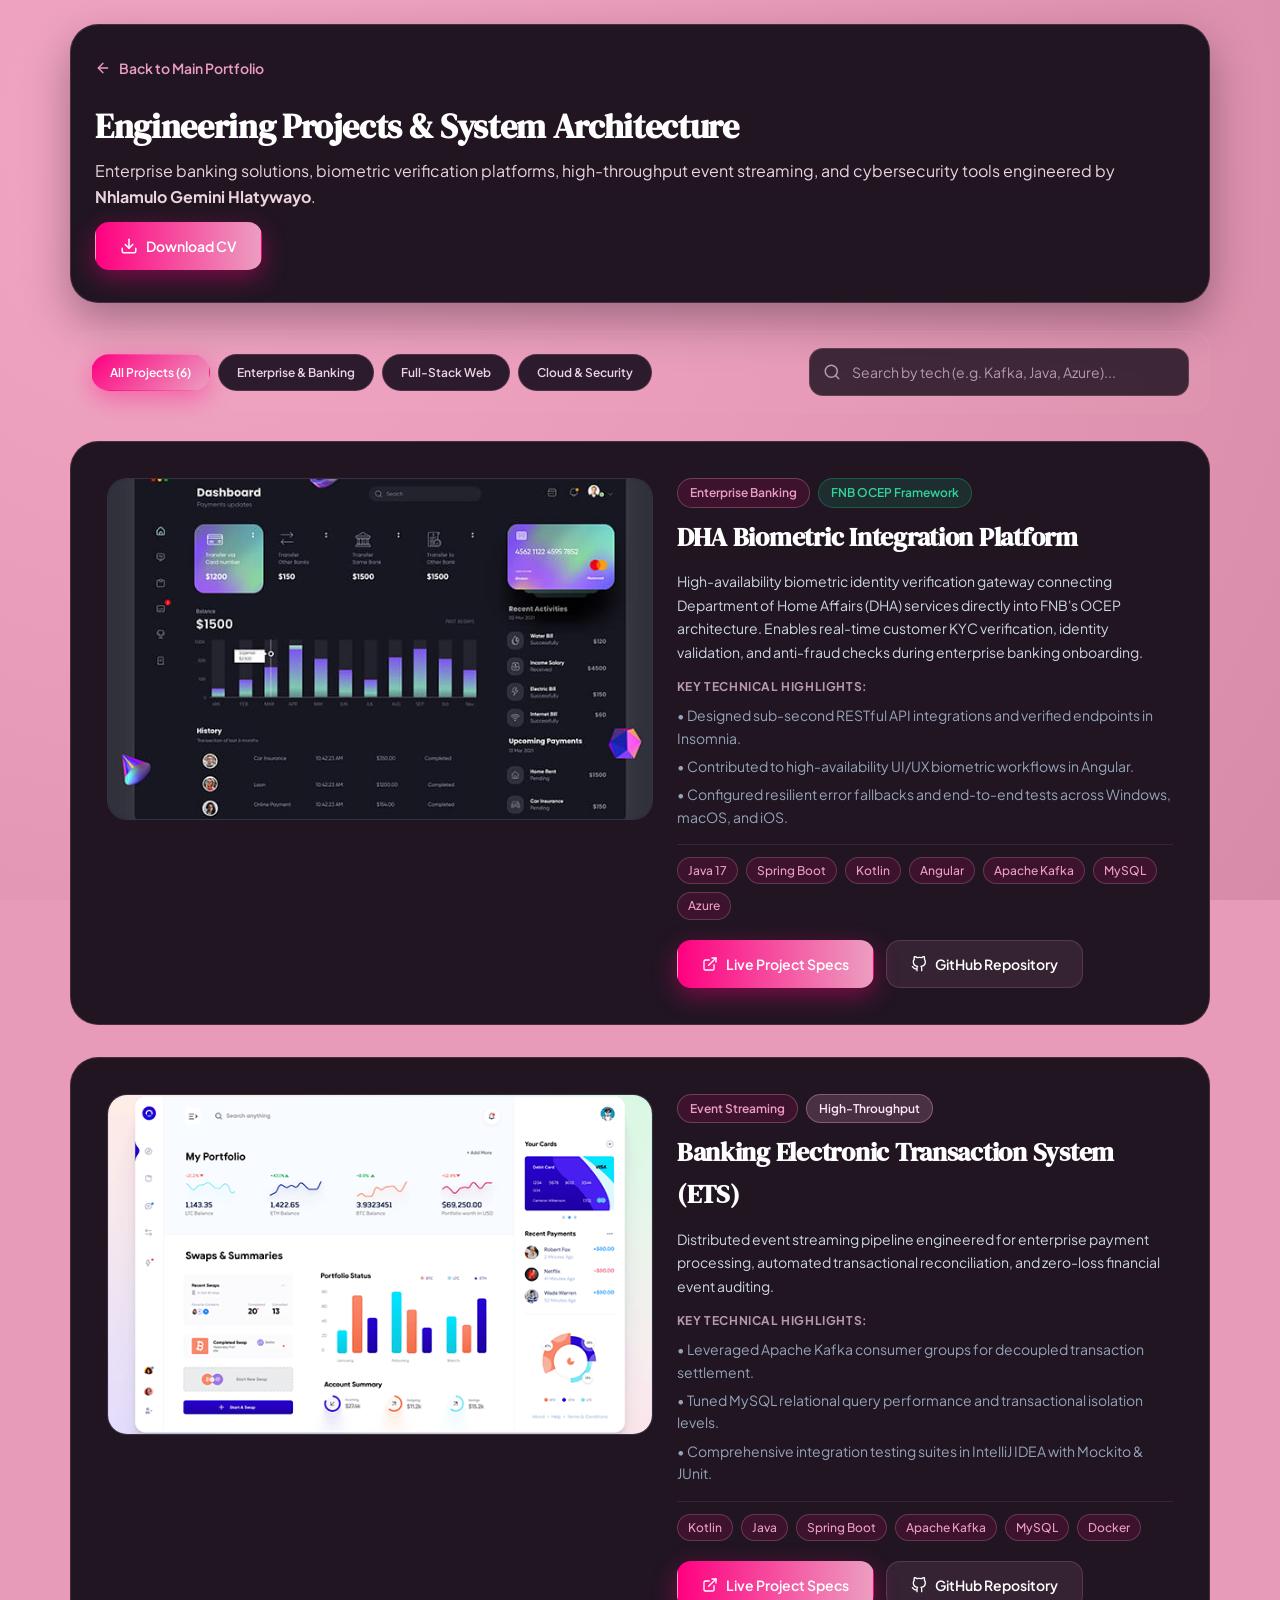
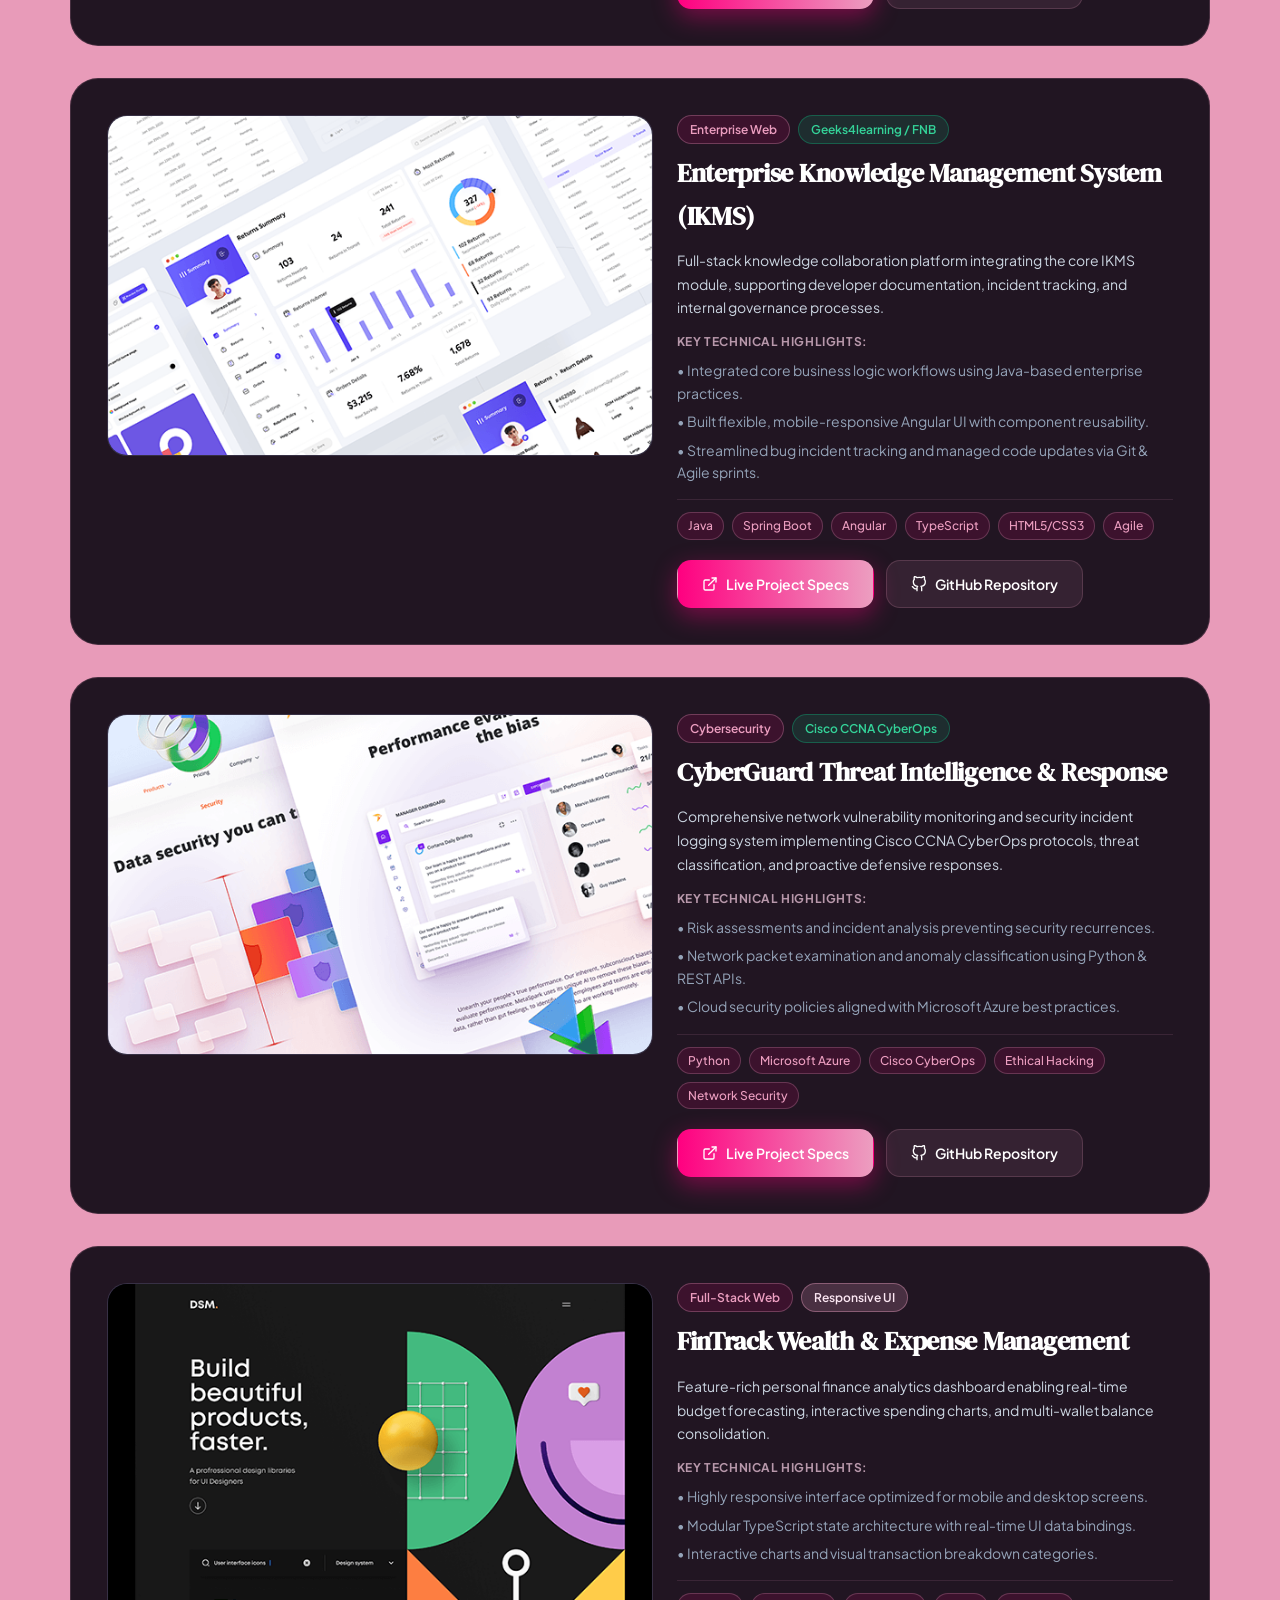
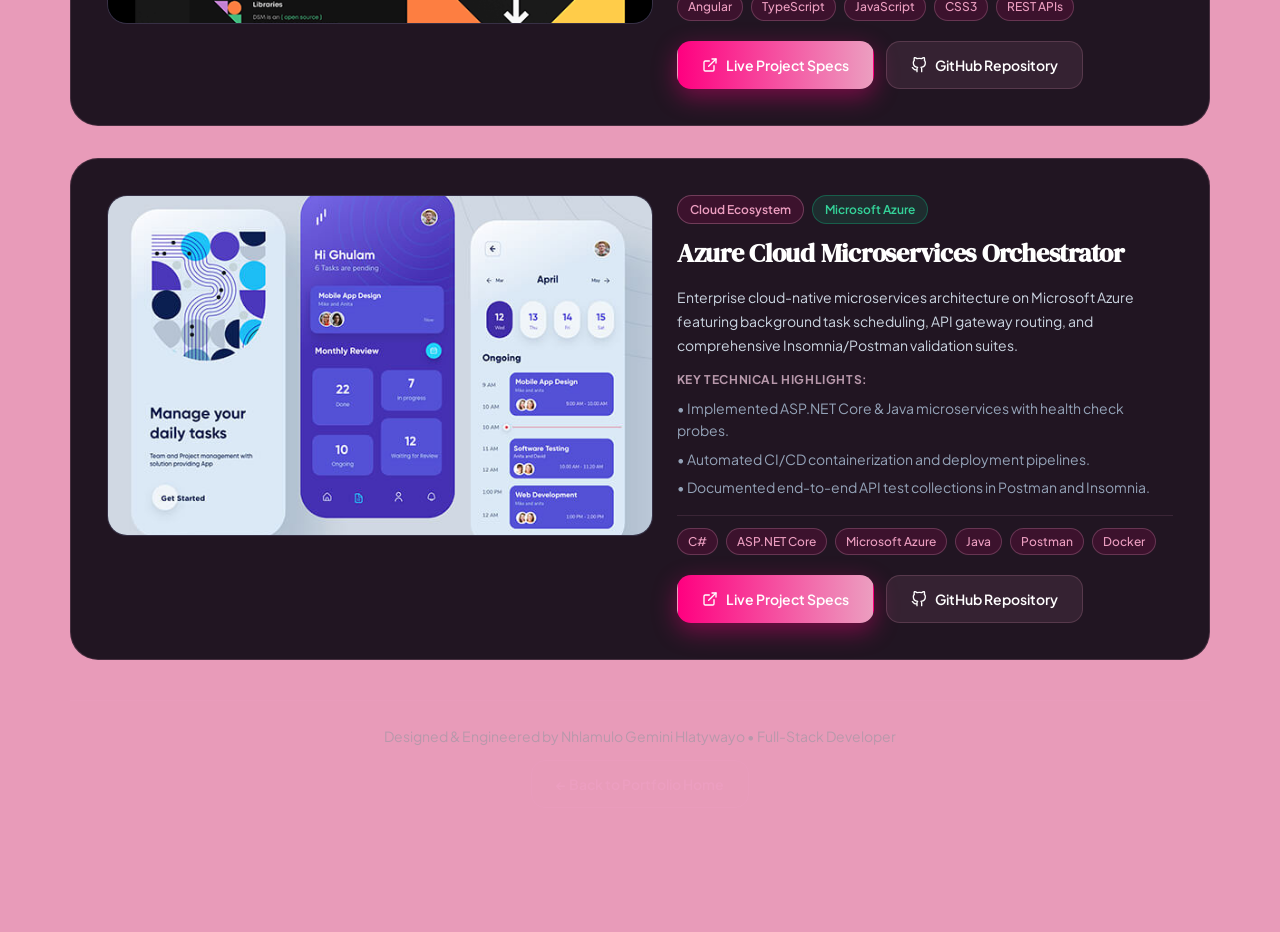
<file: projects.html>
<!DOCTYPE html>
<html lang="en">

<head>
  <meta charset="UTF-8">
  <meta http-equiv="X-UA-Compatible" content="IE=edge">
  <meta name="viewport" content="width=device-width, initial-scale=1.0">
  <title>Projects &amp; Case Studies | Nhlamulo Gemini Hlatywayo</title>
  <meta name="description" content="Detailed engineering projects and system architecture case studies by Nhlamulo Gemini Hlatywayo, Full-Stack Software Developer.">

  <!-- Favicon -->
  <link rel="shortcut icon" href="./assets/images/logo.ico" type="image/x-icon">

  <!-- Google Fonts: DM Serif Display, Playfair Display, Plus Jakarta Sans, Inter -->
  <link rel="preconnect" href="https://fonts.googleapis.com">
  <link rel="preconnect" href="https://fonts.gstatic.com" crossorigin>
  <link href="https://fonts.googleapis.com/css2?family=DM+Serif+Display:ital@0;1&family=Inter:wght@300;400;500;600;700&family=Playfair+Display:ital,wght@0,600;0,700;0,800;1,600&family=Plus+Jakarta+Sans:wght@400;500;600;700;800&display=swap" rel="stylesheet">

  <!-- Custom CSS -->
  <link rel="stylesheet" href="./assets/css/style.css">

  <style>
    .project-detail-card {
      background: var(--bg-card);
      border: 1px solid var(--border-subtle);
      border-radius: var(--radius-xl);
      padding: 28px;
      margin-bottom: 32px;
      transition: all var(--transition-normal);
      display: grid;
      grid-template-columns: 1fr;
      gap: 24px;
    }

    @media (min-width: 900px) {
      .project-detail-card {
        grid-template-columns: 1.1fr 1fr;
        padding: 36px;
      }
    }

    .project-detail-card:hover {
      border-color: rgba(255, 0, 128, 0.45);
      box-shadow: 0 16px 40px rgba(33, 21, 34, 0.5), var(--shadow-glow);
    }

    .project-detail-img-box {
      border-radius: var(--radius-lg);
      overflow: hidden;
      aspect-ratio: 16 / 10;
      background: #0f172a;
      border: 1px solid var(--border-subtle);
    }

    .project-detail-img-box img {
      width: 100%;
      height: 100%;
      object-fit: cover;
      transition: transform var(--transition-normal);
    }

    .project-detail-card:hover .project-detail-img-box img {
      transform: scale(1.03);
    }

    .project-detail-info {
      display: flex;
      flex-direction: column;
      justify-content: space-between;
    }

    .search-input-box {
      position: relative;
      max-width: 380px;
      width: 100%;
    }

    .search-input-box svg {
      position: absolute;
      left: 14px;
      top: 50%;
      transform: translateY(-50%);
      color: var(--text-muted);
      width: 18px;
      height: 18px;
    }

    .search-input-box input {
      padding-left: 42px;
    }

    .project-header-toolbar {
      display: flex;
      flex-wrap: wrap;
      align-items: center;
      justify-content: space-between;
      gap: 16px;
      margin-bottom: 28px;
      background: rgba(255, 255, 255, 0.02);
      border: 1px solid var(--border-subtle);
      border-radius: var(--radius-lg);
      padding: 16px 20px;
    }
  </style>
</head>

<body>

  <main style="max-width: 1180px; padding-top: 24px;">

    <div style="width: 100%;">

      <!-- Header & Breadcrumb -->
      <div class="page-header-banner">
        <a href="./index.html" class="back-link">
          <svg viewBox="0 0 24 24" fill="none" stroke="currentColor" stroke-width="2" stroke-linecap="round" stroke-linejoin="round">
            <line x1="19" y1="12" x2="5" y2="12"></line>
            <polyline points="12 19 5 12 12 5"></polyline>
          </svg>
          <span>Back to Main Portfolio</span>
        </a>

        <div style="display: flex; flex-wrap: wrap; align-items: baseline; justify-content: space-between; gap: 12px;">
          <div>
            <h1 class="h1">Engineering Projects &amp; System Architecture</h1>
            <p style="color: var(--text-secondary); margin-top: 4px;">
              Enterprise banking solutions, biometric verification platforms, high-throughput event streaming, and cybersecurity tools engineered by <strong>Nhlamulo Gemini Hlatywayo</strong>.
            </p>
          </div>
          <a href="./assets/Nhlamulo CV .pdf" download="Nhlamulo Gemini Hlatywayo CV.pdf" class="btn btn-primary" target="_blank">
            <svg width="18" height="18" viewBox="0 0 24 24" fill="none" stroke="currentColor" stroke-width="2" stroke-linecap="round" stroke-linejoin="round">
              <path d="M21 15v4a2 2 0 0 1-2 2H5a2 2 0 0 1-2-2v-4"></path>
              <polyline points="7 10 12 15 17 10"></polyline>
              <line x1="12" y1="15" x2="12" y2="3"></line>
            </svg>
            <span>Download CV</span>
          </a>
        </div>
      </div>

      <!-- Toolbar: Category filters & real-time search -->
      <div class="project-header-toolbar">
        <div class="filter-list">
          <button class="filter-btn active" data-filter-btn="all">All Projects (6)</button>
          <button class="filter-btn" data-filter-btn="enterprise">Enterprise &amp; Banking</button>
          <button class="filter-btn" data-filter-btn="web">Full-Stack Web</button>
          <button class="filter-btn" data-filter-btn="cloud">Cloud &amp; Security</button>
        </div>

        <div class="search-input-box">
          <svg viewBox="0 0 24 24" fill="none" stroke="currentColor" stroke-width="2" stroke-linecap="round" stroke-linejoin="round">
            <circle cx="11" cy="11" r="8"></circle>
            <line x1="21" y1="21" x2="16.65" y2="16.65"></line>
          </svg>
          <input type="text" id="projectSearchInput" class="form-control" placeholder="Search by tech (e.g. Kafka, Java, Azure)...">
        </div>
      </div>

      <!-- Project List Container -->
      <div id="projectsListContainer">

        <!-- Project 1: DHA Biometrics -->
        <article class="project-detail-card" id="dha-biometric" data-category="enterprise" data-keywords="java spring boot kotlin angular azure dha biometrics insomnia rest fnb ocep">
          <div class="project-detail-img-box">
            <img src="./assets/images/project-1.jpg" alt="DHA Biometric Integration Platform">
          </div>
          <div class="project-detail-info">
            <div>
              <div style="display: flex; gap: 8px; margin-bottom: 8px;">
                <span class="badge">Enterprise Banking</span>
                <span class="badge badge-emerald">FNB OCEP Framework</span>
              </div>
              <h2 class="h2">DHA Biometric Integration Platform</h2>
              <p style="color: #cbd5e1; font-size: var(--fs-sm); line-height: 1.7; margin: 12px 0;">
                High-availability biometric identity verification gateway connecting Department of Home Affairs (DHA) services directly into FNB's OCEP architecture. Enables real-time customer KYC verification, identity validation, and anti-fraud checks during enterprise banking onboarding.
              </p>
              
              <h4 style="font-size: var(--fs-xs); text-transform: uppercase; letter-spacing: 0.05em; color: var(--text-muted); margin-bottom: 8px;">Key Technical Highlights:</h4>
              <ul style="font-size: var(--fs-sm); color: #94a3b8; display: flex; flex-direction: column; gap: 6px; margin-bottom: 16px;">
                <li>• Designed sub-second RESTful API integrations and verified endpoints in Insomnia.</li>
                <li>• Contributed to high-availability UI/UX biometric workflows in Angular.</li>
                <li>• Configured resilient error fallbacks and end-to-end tests across Windows, macOS, and iOS.</li>
              </ul>

              <div class="tech-tags">
                <span class="tech-tag">Java 17</span>
                <span class="tech-tag">Spring Boot</span>
                <span class="tech-tag">Kotlin</span>
                <span class="tech-tag">Angular</span>
                <span class="tech-tag">Apache Kafka</span>
                <span class="tech-tag">MySQL</span>
                <span class="tech-tag">Azure</span>
              </div>
            </div>

            <div style="display: flex; gap: 12px; margin-top: 20px;">
              <a href="https://github.com/nhlamulo-gemini" target="_blank" rel="noopener noreferrer" class="btn btn-primary">
                <svg width="16" height="16" viewBox="0 0 24 24" fill="none" stroke="currentColor" stroke-width="2" stroke-linecap="round" stroke-linejoin="round">
                  <path d="M18 13v6a2 2 0 0 1-2 2H5a2 2 0 0 1-2-2V8a2 2 0 0 1 2-2h6"></path>
                  <polyline points="15 3 21 3 21 9"></polyline>
                  <line x1="10" y1="14" x2="21" y2="3"></line>
                </svg>
                <span>Live Project Specs</span>
              </a>
              <a href="https://github.com/nhlamulo-gemini" target="_blank" rel="noopener noreferrer" class="btn btn-secondary">
                <svg width="16" height="16" viewBox="0 0 24 24" fill="none" stroke="currentColor" stroke-width="2" stroke-linecap="round" stroke-linejoin="round">
                  <path d="M9 19c-5 1.5-5-2.5-7-3m14 6v-3.87a3.37 3.37 0 0 0-.94-2.61c3.14-.35 6.44-1.54 6.44-7A5.44 5.44 0 0 0 20 4.77 5.07 5.07 0 0 0 19.91 1S18.73.65 16 2.48a13.38 13.38 0 0 0-7 0C6.27.65 5.09 1 5.09 1A5.07 5.07 0 0 0 5 4.77a5.44 5.44 0 0 0-1.5 3.78c0 5.42 3.3 6.61 6.44 7A3.37 3.37 0 0 0 9 18.13V22"></path>
                </svg>
                <span>GitHub Repository</span>
              </a>
            </div>
          </div>
        </article>

        <!-- Project 2: Banking ETS -->
        <article class="project-detail-card" id="banking-ets" data-category="enterprise" data-keywords="kotlin java spring boot kafka mysql docker ets transactions banking streaming">
          <div class="project-detail-img-box">
            <img src="./assets/images/project-2.png" alt="Banking Electronic Transaction System">
          </div>
          <div class="project-detail-info">
            <div>
              <div style="display: flex; gap: 8px; margin-bottom: 8px;">
                <span class="badge">Event Streaming</span>
                <span class="badge badge-purple">High-Throughput</span>
              </div>
              <h2 class="h2">Banking Electronic Transaction System (ETS)</h2>
              <p style="color: #cbd5e1; font-size: var(--fs-sm); line-height: 1.7; margin: 12px 0;">
                Distributed event streaming pipeline engineered for enterprise payment processing, automated transactional reconciliation, and zero-loss financial event auditing.
              </p>
              
              <h4 style="font-size: var(--fs-xs); text-transform: uppercase; letter-spacing: 0.05em; color: var(--text-muted); margin-bottom: 8px;">Key Technical Highlights:</h4>
              <ul style="font-size: var(--fs-sm); color: #94a3b8; display: flex; flex-direction: column; gap: 6px; margin-bottom: 16px;">
                <li>• Leveraged Apache Kafka consumer groups for decoupled transaction settlement.</li>
                <li>• Tuned MySQL relational query performance and transactional isolation levels.</li>
                <li>• Comprehensive integration testing suites in IntelliJ IDEA with Mockito &amp; JUnit.</li>
              </ul>

              <div class="tech-tags">
                <span class="tech-tag">Kotlin</span>
                <span class="tech-tag">Java</span>
                <span class="tech-tag">Spring Boot</span>
                <span class="tech-tag">Apache Kafka</span>
                <span class="tech-tag">MySQL</span>
                <span class="tech-tag">Docker</span>
              </div>
            </div>

            <div style="display: flex; gap: 12px; margin-top: 20px;">
              <a href="https://github.com/nhlamulo-gemini" target="_blank" rel="noopener noreferrer" class="btn btn-primary">
                <svg width="16" height="16" viewBox="0 0 24 24" fill="none" stroke="currentColor" stroke-width="2" stroke-linecap="round" stroke-linejoin="round">
                  <path d="M18 13v6a2 2 0 0 1-2 2H5a2 2 0 0 1-2-2V8a2 2 0 0 1 2-2h6"></path>
                  <polyline points="15 3 21 3 21 9"></polyline>
                  <line x1="10" y1="14" x2="21" y2="3"></line>
                </svg>
                <span>Live Project Specs</span>
              </a>
              <a href="https://github.com/nhlamulo-gemini" target="_blank" rel="noopener noreferrer" class="btn btn-secondary">
                <svg width="16" height="16" viewBox="0 0 24 24" fill="none" stroke="currentColor" stroke-width="2" stroke-linecap="round" stroke-linejoin="round">
                  <path d="M9 19c-5 1.5-5-2.5-7-3m14 6v-3.87a3.37 3.37 0 0 0-.94-2.61c3.14-.35 6.44-1.54 6.44-7A5.44 5.44 0 0 0 20 4.77 5.07 5.07 0 0 0 19.91 1S18.73.65 16 2.48a13.38 13.38 0 0 0-7 0C6.27.65 5.09 1 5.09 1A5.07 5.07 0 0 0 5 4.77a5.44 5.44 0 0 0-1.5 3.78c0 5.42 3.3 6.61 6.44 7A3.37 3.37 0 0 0 9 18.13V22"></path>
                </svg>
                <span>GitHub Repository</span>
              </a>
            </div>
          </div>
        </article>

        <!-- Project 3: Enterprise IKMS -->
        <article class="project-detail-card" id="enterprise-ikms" data-category="enterprise web" data-keywords="java spring boot angular typescript ikms geeks4learning fnb agile">
          <div class="project-detail-img-box">
            <img src="./assets/images/project-7.png" alt="Enterprise Knowledge Management System">
          </div>
          <div class="project-detail-info">
            <div>
              <div style="display: flex; gap: 8px; margin-bottom: 8px;">
                <span class="badge">Enterprise Web</span>
                <span class="badge badge-emerald">Geeks4learning / FNB</span>
              </div>
              <h2 class="h2">Enterprise Knowledge Management System (IKMS)</h2>
              <p style="color: #cbd5e1; font-size: var(--fs-sm); line-height: 1.7; margin: 12px 0;">
                Full-stack knowledge collaboration platform integrating the core IKMS module, supporting developer documentation, incident tracking, and internal governance processes.
              </p>
              
              <h4 style="font-size: var(--fs-xs); text-transform: uppercase; letter-spacing: 0.05em; color: var(--text-muted); margin-bottom: 8px;">Key Technical Highlights:</h4>
              <ul style="font-size: var(--fs-sm); color: #94a3b8; display: flex; flex-direction: column; gap: 6px; margin-bottom: 16px;">
                <li>• Integrated core business logic workflows using Java-based enterprise practices.</li>
                <li>• Built flexible, mobile-responsive Angular UI with component reusability.</li>
                <li>• Streamlined bug incident tracking and managed code updates via Git &amp; Agile sprints.</li>
              </ul>

              <div class="tech-tags">
                <span class="tech-tag">Java</span>
                <span class="tech-tag">Spring Boot</span>
                <span class="tech-tag">Angular</span>
                <span class="tech-tag">TypeScript</span>
                <span class="tech-tag">HTML5/CSS3</span>
                <span class="tech-tag">Agile</span>
              </div>
            </div>

            <div style="display: flex; gap: 12px; margin-top: 20px;">
              <a href="https://github.com/nhlamulo-gemini" target="_blank" rel="noopener noreferrer" class="btn btn-primary">
                <svg width="16" height="16" viewBox="0 0 24 24" fill="none" stroke="currentColor" stroke-width="2" stroke-linecap="round" stroke-linejoin="round">
                  <path d="M18 13v6a2 2 0 0 1-2 2H5a2 2 0 0 1-2-2V8a2 2 0 0 1 2-2h6"></path>
                  <polyline points="15 3 21 3 21 9"></polyline>
                  <line x1="10" y1="14" x2="21" y2="3"></line>
                </svg>
                <span>Live Project Specs</span>
              </a>
              <a href="https://github.com/nhlamulo-gemini" target="_blank" rel="noopener noreferrer" class="btn btn-secondary">
                <svg width="16" height="16" viewBox="0 0 24 24" fill="none" stroke="currentColor" stroke-width="2" stroke-linecap="round" stroke-linejoin="round">
                  <path d="M9 19c-5 1.5-5-2.5-7-3m14 6v-3.87a3.37 3.37 0 0 0-.94-2.61c3.14-.35 6.44-1.54 6.44-7A5.44 5.44 0 0 0 20 4.77 5.07 5.07 0 0 0 19.91 1S18.73.65 16 2.48a13.38 13.38 0 0 0-7 0C6.27.65 5.09 1 5.09 1A5.07 5.07 0 0 0 5 4.77a5.44 5.44 0 0 0-1.5 3.78c0 5.42 3.3 6.61 6.44 7A3.37 3.37 0 0 0 9 18.13V22"></path>
                </svg>
                <span>GitHub Repository</span>
              </a>
            </div>
          </div>
        </article>

        <!-- Project 4: CyberGuard Security -->
        <article class="project-detail-card" id="cyberguard-security" data-category="cloud" data-keywords="cybersecurity cisco cyberops python azure ethical hacker network protocols">
          <div class="project-detail-img-box">
            <img src="./assets/images/project-6.png" alt="CyberGuard Threat Intelligence">
          </div>
          <div class="project-detail-info">
            <div>
              <div style="display: flex; gap: 8px; margin-bottom: 8px;">
                <span class="badge">Cybersecurity</span>
                <span class="badge badge-emerald">Cisco CCNA CyberOps</span>
              </div>
              <h2 class="h2">CyberGuard Threat Intelligence &amp; Response</h2>
              <p style="color: #cbd5e1; font-size: var(--fs-sm); line-height: 1.7; margin: 12px 0;">
                Comprehensive network vulnerability monitoring and security incident logging system implementing Cisco CCNA CyberOps protocols, threat classification, and proactive defensive responses.
              </p>
              
              <h4 style="font-size: var(--fs-xs); text-transform: uppercase; letter-spacing: 0.05em; color: var(--text-muted); margin-bottom: 8px;">Key Technical Highlights:</h4>
              <ul style="font-size: var(--fs-sm); color: #94a3b8; display: flex; flex-direction: column; gap: 6px; margin-bottom: 16px;">
                <li>• Risk assessments and incident analysis preventing security recurrences.</li>
                <li>• Network packet examination and anomaly classification using Python &amp; REST APIs.</li>
                <li>• Cloud security policies aligned with Microsoft Azure best practices.</li>
              </ul>

              <div class="tech-tags">
                <span class="tech-tag">Python</span>
                <span class="tech-tag">Microsoft Azure</span>
                <span class="tech-tag">Cisco CyberOps</span>
                <span class="tech-tag">Ethical Hacking</span>
                <span class="tech-tag">Network Security</span>
              </div>
            </div>

            <div style="display: flex; gap: 12px; margin-top: 20px;">
              <a href="https://github.com/nhlamulo-gemini" target="_blank" rel="noopener noreferrer" class="btn btn-primary">
                <svg width="16" height="16" viewBox="0 0 24 24" fill="none" stroke="currentColor" stroke-width="2" stroke-linecap="round" stroke-linejoin="round">
                  <path d="M18 13v6a2 2 0 0 1-2 2H5a2 2 0 0 1-2-2V8a2 2 0 0 1 2-2h6"></path>
                  <polyline points="15 3 21 3 21 9"></polyline>
                  <line x1="10" y1="14" x2="21" y2="3"></line>
                </svg>
                <span>Live Project Specs</span>
              </a>
              <a href="https://github.com/nhlamulo-gemini" target="_blank" rel="noopener noreferrer" class="btn btn-secondary">
                <svg width="16" height="16" viewBox="0 0 24 24" fill="none" stroke="currentColor" stroke-width="2" stroke-linecap="round" stroke-linejoin="round">
                  <path d="M9 19c-5 1.5-5-2.5-7-3m14 6v-3.87a3.37 3.37 0 0 0-.94-2.61c3.14-.35 6.44-1.54 6.44-7A5.44 5.44 0 0 0 20 4.77 5.07 5.07 0 0 0 19.91 1S18.73.65 16 2.48a13.38 13.38 0 0 0-7 0C6.27.65 5.09 1 5.09 1A5.07 5.07 0 0 0 5 4.77a5.44 5.44 0 0 0-1.5 3.78c0 5.42 3.3 6.61 6.44 7A3.37 3.37 0 0 0 9 18.13V22"></path>
                </svg>
                <span>GitHub Repository</span>
              </a>
            </div>
          </div>
        </article>

        <!-- Project 5: FinTrack -->
        <article class="project-detail-card" id="fintrack-analytics" data-category="web" data-keywords="angular typescript javascript css3 html5 finance personal dashboard">
          <div class="project-detail-img-box">
            <img src="./assets/images/project-5.png" alt="FinTrack Wealth & Expense Management">
          </div>
          <div class="project-detail-info">
            <div>
              <div style="display: flex; gap: 8px; margin-bottom: 8px;">
                <span class="badge">Full-Stack Web</span>
                <span class="badge badge-purple">Responsive UI</span>
              </div>
              <h2 class="h2">FinTrack Wealth &amp; Expense Management</h2>
              <p style="color: #cbd5e1; font-size: var(--fs-sm); line-height: 1.7; margin: 12px 0;">
                Feature-rich personal finance analytics dashboard enabling real-time budget forecasting, interactive spending charts, and multi-wallet balance consolidation.
              </p>
              
              <h4 style="font-size: var(--fs-xs); text-transform: uppercase; letter-spacing: 0.05em; color: var(--text-muted); margin-bottom: 8px;">Key Technical Highlights:</h4>
              <ul style="font-size: var(--fs-sm); color: #94a3b8; display: flex; flex-direction: column; gap: 6px; margin-bottom: 16px;">
                <li>• Highly responsive interface optimized for mobile and desktop screens.</li>
                <li>• Modular TypeScript state architecture with real-time UI data bindings.</li>
                <li>• Interactive charts and visual transaction breakdown categories.</li>
              </ul>

              <div class="tech-tags">
                <span class="tech-tag">Angular</span>
                <span class="tech-tag">TypeScript</span>
                <span class="tech-tag">JavaScript</span>
                <span class="tech-tag">CSS3</span>
                <span class="tech-tag">REST APIs</span>
              </div>
            </div>

            <div style="display: flex; gap: 12px; margin-top: 20px;">
              <a href="https://github.com/nhlamulo-gemini" target="_blank" rel="noopener noreferrer" class="btn btn-primary">
                <svg width="16" height="16" viewBox="0 0 24 24" fill="none" stroke="currentColor" stroke-width="2" stroke-linecap="round" stroke-linejoin="round">
                  <path d="M18 13v6a2 2 0 0 1-2 2H5a2 2 0 0 1-2-2V8a2 2 0 0 1 2-2h6"></path>
                  <polyline points="15 3 21 3 21 9"></polyline>
                  <line x1="10" y1="14" x2="21" y2="3"></line>
                </svg>
                <span>Live Project Specs</span>
              </a>
              <a href="https://github.com/nhlamulo-gemini" target="_blank" rel="noopener noreferrer" class="btn btn-secondary">
                <svg width="16" height="16" viewBox="0 0 24 24" fill="none" stroke="currentColor" stroke-width="2" stroke-linecap="round" stroke-linejoin="round">
                  <path d="M9 19c-5 1.5-5-2.5-7-3m14 6v-3.87a3.37 3.37 0 0 0-.94-2.61c3.14-.35 6.44-1.54 6.44-7A5.44 5.44 0 0 0 20 4.77 5.07 5.07 0 0 0 19.91 1S18.73.65 16 2.48a13.38 13.38 0 0 0-7 0C6.27.65 5.09 1 5.09 1A5.07 5.07 0 0 0 5 4.77a5.44 5.44 0 0 0-1.5 3.78c0 5.42 3.3 6.61 6.44 7A3.37 3.37 0 0 0 9 18.13V22"></path>
                </svg>
                <span>GitHub Repository</span>
              </a>
            </div>
          </div>
        </article>

        <!-- Project 6: Azure Microservices -->
        <article class="project-detail-card" id="azure-microservices" data-category="cloud" data-keywords="c# asp.net core azure postman insomnia docker microservices">
          <div class="project-detail-img-box">
            <img src="./assets/images/project-8.jpg" alt="Azure Cloud Microservices Orchestrator">
          </div>
          <div class="project-detail-info">
            <div>
              <div style="display: flex; gap: 8px; margin-bottom: 8px;">
                <span class="badge">Cloud Ecosystem</span>
                <span class="badge badge-emerald">Microsoft Azure</span>
              </div>
              <h2 class="h2">Azure Cloud Microservices Orchestrator</h2>
              <p style="color: #cbd5e1; font-size: var(--fs-sm); line-height: 1.7; margin: 12px 0;">
                Enterprise cloud-native microservices architecture on Microsoft Azure featuring background task scheduling, API gateway routing, and comprehensive Insomnia/Postman validation suites.
              </p>
              
              <h4 style="font-size: var(--fs-xs); text-transform: uppercase; letter-spacing: 0.05em; color: var(--text-muted); margin-bottom: 8px;">Key Technical Highlights:</h4>
              <ul style="font-size: var(--fs-sm); color: #94a3b8; display: flex; flex-direction: column; gap: 6px; margin-bottom: 16px;">
                <li>• Implemented ASP.NET Core &amp; Java microservices with health check probes.</li>
                <li>• Automated CI/CD containerization and deployment pipelines.</li>
                <li>• Documented end-to-end API test collections in Postman and Insomnia.</li>
              </ul>

              <div class="tech-tags">
                <span class="tech-tag">C#</span>
                <span class="tech-tag">ASP.NET Core</span>
                <span class="tech-tag">Microsoft Azure</span>
                <span class="tech-tag">Java</span>
                <span class="tech-tag">Postman</span>
                <span class="tech-tag">Docker</span>
              </div>
            </div>

            <div style="display: flex; gap: 12px; margin-top: 20px;">
              <a href="https://github.com/nhlamulo-gemini" target="_blank" rel="noopener noreferrer" class="btn btn-primary">
                <svg width="16" height="16" viewBox="0 0 24 24" fill="none" stroke="currentColor" stroke-width="2" stroke-linecap="round" stroke-linejoin="round">
                  <path d="M18 13v6a2 2 0 0 1-2 2H5a2 2 0 0 1-2-2V8a2 2 0 0 1 2-2h6"></path>
                  <polyline points="15 3 21 3 21 9"></polyline>
                  <line x1="10" y1="14" x2="21" y2="3"></line>
                </svg>
                <span>Live Project Specs</span>
              </a>
              <a href="https://github.com/nhlamulo-gemini" target="_blank" rel="noopener noreferrer" class="btn btn-secondary">
                <svg width="16" height="16" viewBox="0 0 24 24" fill="none" stroke="currentColor" stroke-width="2" stroke-linecap="round" stroke-linejoin="round">
                  <path d="M9 19c-5 1.5-5-2.5-7-3m14 6v-3.87a3.37 3.37 0 0 0-.94-2.61c3.14-.35 6.44-1.54 6.44-7A5.44 5.44 0 0 0 20 4.77 5.07 5.07 0 0 0 19.91 1S18.73.65 16 2.48a13.38 13.38 0 0 0-7 0C6.27.65 5.09 1 5.09 1A5.07 5.07 0 0 0 5 4.77a5.44 5.44 0 0 0-1.5 3.78c0 5.42 3.3 6.61 6.44 7A3.37 3.37 0 0 0 9 18.13V22"></path>
                </svg>
                <span>GitHub Repository</span>
              </a>
            </div>
          </div>
        </article>

      </div>

      <!-- Footer navigation -->
      <div style="text-align: center; margin-top: 40px; padding: 24px; border-top: 1px solid var(--border-subtle);">
        <p style="color: var(--text-muted); font-size: var(--fs-sm); margin-bottom: 12px;">
          Designed &amp; Engineered by Nhlamulo Gemini Hlatywayo • Full-Stack Developer
        </p>
        <a href="./index.html" class="btn btn-outline">
          ← Back to Portfolio Home
        </a>
      </div>

    </div>

  </main>

  <!-- Interactive Search and Filter JS for projects.html -->
  <script>
    document.addEventListener('DOMContentLoaded', () => {
      const searchInput = document.getElementById('projectSearchInput');
      const cards = document.querySelectorAll('.project-detail-card');
      const filterBtns = document.querySelectorAll('[data-filter-btn]');

      let currentCategory = 'all';

      const filterCards = () => {
        const query = (searchInput.value || '').toLowerCase().trim();

        cards.forEach((card) => {
          const category = (card.getAttribute('data-category') || '').toLowerCase();
          const keywords = (card.getAttribute('data-keywords') || '').toLowerCase();
          const text = card.textContent.toLowerCase();

          const matchesCat = (currentCategory === 'all' || category.includes(currentCategory));
          const matchesQuery = !query || text.includes(query) || keywords.includes(query);

          if (matchesCat && matchesQuery) {
            card.style.display = 'grid';
          } else {
            card.style.display = 'none';
          }
        });
      };

      filterBtns.forEach((btn) => {
        btn.addEventListener('click', () => {
          filterBtns.forEach((b) => b.classList.remove('active'));
          btn.classList.add('active');
          currentCategory = btn.getAttribute('data-filter-btn').toLowerCase().trim();
          filterCards();
        });
      });

      if (searchInput) {
        searchInput.addEventListener('input', filterCards);
      }
    });
  </script>

</body>

</html>
</file>
<file: assets/css/style.css>
/*-----------------------------------*\
  #style.css - Nhlamulo Gemini Hlatywayo Portfolio
  Signature Plum & Blush Rose Luxury Palette
\*-----------------------------------*/

/*-----------------------------------*\
  #CUSTOM PROPERTIES & DESIGN TOKENS
\*-----------------------------------*/

:root {
  /**
   * Colors - User Signature Palette
   * Page Background: Soft Dusty Rose / Blush Mauve Pink (#e89bb9)
   * Cards & Panels: Deep Velvet Midnight Plum (#211522)
   * Accents: Radiant Electric Magenta (#ff0080) to Rose Quartz (#ec9ec0)
   * Highlights: Mint Turquoise (#57dbd8)
   */
  --bg-page: #e89bb9;
  --bg-page-gradient: radial-gradient(circle at 15% 15%, #f2a6c4 0%, #e89bb9 45%, #d88ba8 100%);

  --bg-card: #211522;
  --bg-card-secondary: #2c1a2d;
  --bg-card-elevated: #361f38;
  --bg-card-hover: #29172a;
  --bg-glass: rgba(33, 21, 34, 0.94);

  --border-subtle: rgba(236, 158, 192, 0.18);
  --border-pink: rgba(236, 158, 192, 0.35);
  --border-focus: rgba(255, 0, 128, 0.55);

  --accent-magenta: #ff0080;
  --accent-rose: #ec9ec0;
  --accent-cyan: #57dbd8;
  --accent-emerald: #10b981;

  /* Gradients */
  --gradient-primary: linear-gradient(135deg, #ff0080 0%, #ec9ec0 100%);
  --gradient-btn: linear-gradient(90deg, #ff0080 0%, #ec9ec0 100%);
  --gradient-underline: linear-gradient(to right, #ffffff, #57dbd8, #ec9ec0);
  --gradient-card: linear-gradient(145deg, #261628 0%, #1d121e 100%);

  /* Text Colors */
  --text-primary: #ffffff;
  --text-secondary: #ebd3e0;
  --text-muted: #b898ab;
  --text-dark: #211522;

  /**
   * Typography
   */
  --ff-display: 'DM Serif Display', 'Playfair Display', Georgia, serif;
  --ff-primary: 'Plus Jakarta Sans', 'Inter', -apple-system, BlinkMacSystemFont, 'Segoe UI', Roboto, sans-serif;

  --fs-xs: 0.75rem;     /* 12px */
  --fs-sm: 0.875rem;    /* 14px */
  --fs-base: 1rem;      /* 16px */
  --fs-lg: 1.125rem;    /* 18px */
  --fs-xl: 1.35rem;     /* 22px */
  --fs-2xl: 1.65rem;    /* 26px */
  --fs-3xl: 2.15rem;    /* 34px */
  --fs-4xl: 2.75rem;    /* 44px */

  --fw-light: 300;
  --fw-normal: 400;
  --fw-medium: 500;
  --fw-semibold: 600;
  --fw-bold: 700;

  /**
   * Shadows
   */
  --shadow-card: 0 18px 45px rgba(33, 21, 34, 0.38);
  --shadow-btn: 0 8px 24px rgba(255, 0, 128, 0.4);
  --shadow-glow: 0 0 25px rgba(255, 0, 128, 0.3);

  /**
   * Radius
   */
  --radius-sm: 8px;
  --radius-md: 14px;
  --radius-lg: 20px;
  --radius-xl: 28px;
  --radius-full: 9999px;

  /**
   * Transitions
   */
  --transition-fast: 0.2s cubic-bezier(0.4, 0, 0.2, 1);
  --transition-normal: 0.3s cubic-bezier(0.4, 0, 0.2, 1);
}

/*-----------------------------------*\
  #RESET & BASE
\*-----------------------------------*/

*,
*::before,
*::after {
  margin: 0;
  padding: 0;
  box-sizing: border-box;
}

html {
  font-family: var(--ff-primary);
  scroll-behavior: smooth;
}

body {
  background-color: var(--bg-page);
  background-image: var(--bg-page-gradient);
  background-attachment: fixed;
  color: var(--text-secondary);
  min-height: 100vh;
  line-height: 1.6;
  font-size: var(--fs-base);
  overflow-x: hidden;
  padding-bottom: 40px;
}

a {
  text-decoration: none;
  color: inherit;
  transition: all var(--transition-fast);
}

li {
  list-style: none;
}

img, svg {
  display: block;
  max-width: 100%;
}

button {
  font: inherit;
  background: none;
  border: none;
  cursor: pointer;
  color: inherit;
}

input, textarea {
  font: inherit;
  display: block;
  width: 100%;
  border: none;
  outline: none;
}

/* Custom Scrollbar */
::-webkit-scrollbar {
  width: 8px;
  height: 8px;
}

::-webkit-scrollbar-track {
  background: #d88ba8;
}

::-webkit-scrollbar-thumb {
  background: var(--bg-card);
  border-radius: var(--radius-full);
}

::-webkit-scrollbar-thumb:hover {
  background: var(--accent-magenta);
}

/*-----------------------------------*\
  #TYPOGRAPHY & UTILITIES
\*-----------------------------------*/

.h1, .h2, .h3, .name, .article-title {
  font-family: var(--ff-display);
  color: var(--text-primary);
  letter-spacing: -0.01em;
}

.h1 { font-size: var(--fs-3xl); }
.h2 { font-size: var(--fs-2xl); }
.h3 { font-size: var(--fs-xl); }
.h4 { font-size: var(--fs-lg); font-weight: var(--fw-semibold); }

.article-title {
  position: relative;
  padding-bottom: 14px;
  margin-bottom: 24px;
  font-size: var(--fs-3xl);
  font-weight: 700;
}

/* Signature Gradient Underline from Screenshot */
.article-title::after {
  content: "";
  position: absolute;
  bottom: 0;
  left: 0;
  width: 44px;
  height: 4px;
  background: var(--gradient-underline);
  border-radius: var(--radius-full);
}

.gradient-text {
  background: var(--gradient-primary);
  -webkit-background-clip: text;
  -webkit-text-fill-color: transparent;
  display: inline-block;
}

.badge {
  display: inline-flex;
  align-items: center;
  gap: 6px;
  padding: 4px 12px;
  border-radius: var(--radius-full);
  font-size: var(--fs-xs);
  font-weight: var(--fw-semibold);
  background: rgba(255, 0, 128, 0.12);
  color: var(--accent-rose);
  border: 1px solid rgba(236, 158, 192, 0.3);
}

.badge-emerald {
  background: rgba(16, 185, 129, 0.15);
  color: #34d399;
  border-color: rgba(16, 185, 129, 0.35);
}

.badge-purple {
  background: rgba(236, 158, 192, 0.2);
  color: #fce7f3;
  border-color: rgba(236, 158, 192, 0.4);
}

/* Buttons */
.btn {
  display: inline-flex;
  align-items: center;
  justify-content: center;
  gap: 8px;
  padding: 12px 24px;
  border-radius: var(--radius-md);
  font-weight: var(--fw-semibold);
  font-size: var(--fs-sm);
  transition: all var(--transition-normal);
  cursor: pointer;
  border: 1px solid transparent;
}

.btn-primary {
  background: var(--gradient-btn);
  color: #ffffff;
  box-shadow: var(--shadow-btn);
  border-radius: var(--radius-md);
}

.btn-primary:hover {
  transform: translateY(-2px);
  box-shadow: 0 10px 28px rgba(255, 0, 128, 0.55);
}

.btn-secondary {
  background: rgba(236, 158, 192, 0.1);
  border-color: var(--border-subtle);
  color: #ffffff;
}

.btn-secondary:hover {
  background: rgba(236, 158, 192, 0.2);
  border-color: rgba(236, 158, 192, 0.4);
  transform: translateY(-2px);
}

.btn-outline {
  background: transparent;
  border-color: rgba(236, 158, 192, 0.4);
  color: var(--accent-rose);
}

.btn-outline:hover {
  background: rgba(236, 158, 192, 0.15);
  border-color: var(--accent-rose);
  color: #ffffff;
  transform: translateY(-2px);
}

/*-----------------------------------*\
  #LAYOUT
\*-----------------------------------*/

main {
  max-width: 1240px;
  margin: 0 auto;
  padding: 24px 16px 40px;
  display: flex;
  flex-direction: column;
  gap: 24px;
}

@media (min-width: 1024px) {
  main {
    flex-direction: row;
    align-items: flex-start;
    padding: 36px 20px 60px;
    gap: 28px;
  }
}

/*-----------------------------------*\
  #SIDEBAR (PROFILE CARD)
\*-----------------------------------*/

.sidebar {
  background: var(--bg-card);
  border: 1px solid var(--border-subtle);
  border-radius: var(--radius-xl);
  padding: 24px;
  box-shadow: var(--shadow-card);
  position: relative;
  overflow: hidden;
}

@media (min-width: 1024px) {
  .sidebar {
    width: 320px;
    flex-shrink: 0;
    position: sticky;
    top: 24px;
    padding: 32px 24px;
  }
}

.sidebar-info {
  display: flex;
  align-items: center;
  gap: 16px;
  position: relative;
}

@media (min-width: 1024px) {
  .sidebar-info {
    flex-direction: column;
    text-align: center;
  }
}

.avatar-wrapper {
  position: relative;
  flex-shrink: 0;
}

.avatar-box {
  width: 90px;
  height: 90px;
  border-radius: var(--radius-md);
  overflow: hidden;
  background: var(--bg-card-secondary);
  border: 2px solid rgba(236, 158, 192, 0.3);
  box-shadow: 0 4px 16px rgba(0, 0, 0, 0.3);
}

.avatar-box img {
  width: 100%;
  height: 100%;
  object-fit: cover;
  object-position: top center;
}

@media (min-width: 1024px) {
  .avatar-box {
    width: 140px;
    height: 140px;
    border-radius: var(--radius-lg);
    margin: 0 auto;
  }
}

.status-dot {
  position: absolute;
  bottom: -3px;
  right: -3px;
  width: 16px;
  height: 16px;
  border-radius: 50%;
  background: var(--accent-emerald);
  border: 3px solid var(--bg-card);
  box-shadow: 0 0 10px rgba(16, 185, 129, 0.6);
}

.info-content {
  flex-grow: 1;
}

.info-content .name {
  font-size: var(--fs-xl);
  font-weight: 700;
  line-height: 1.25;
  color: #ffffff;
  margin-bottom: 6px;
}

@media (min-width: 1024px) {
  .info-content .name {
    font-size: var(--fs-2xl);
    margin-top: 14px;
  }
}

.info-content .role-badge {
  display: inline-block;
  font-size: var(--fs-xs);
  font-weight: var(--fw-semibold);
  color: var(--accent-rose);
  background: rgba(255, 0, 128, 0.12);
  border: 1px solid rgba(236, 158, 192, 0.3);
  padding: 4px 12px;
  border-radius: var(--radius-full);
}

/* Top-Right "Contact Details" Badge / Button from Screenshot */
.info-toggle-btn {
  display: inline-flex;
  align-items: center;
  justify-content: center;
  gap: 6px;
  background: var(--gradient-primary);
  color: var(--text-dark);
  font-weight: var(--fw-bold);
  border-radius: var(--radius-full);
  padding: 8px 14px;
  font-size: var(--fs-xs);
  box-shadow: var(--shadow-btn);
  margin-left: auto;
  transition: all var(--transition-fast);
}

.info-toggle-btn:hover {
  transform: translateY(-2px);
  box-shadow: 0 8px 24px rgba(255, 0, 128, 0.55);
}

.info-toggle-btn svg {
  width: 14px;
  height: 14px;
  transition: transform var(--transition-fast);
}

.info-toggle-btn.active svg {
  transform: rotate(180deg);
}

@media (min-width: 1024px) {
  .info-toggle-btn {
    display: none;
  }
}

/* Collapsible Contacts on Mobile */
.sidebar-info-more {
  display: none;
  margin-top: 20px;
  padding-top: 20px;
  border-top: 1px solid var(--border-subtle);
  animation: fadeIn 0.3s ease;
}

.sidebar-info-more.active {
  display: block;
}

@media (min-width: 1024px) {
  .sidebar-info-more {
    display: block;
  }
}

@keyframes fadeIn {
  from { opacity: 0; transform: translateY(-8px); }
  to { opacity: 1; transform: translateY(0); }
}

.separator {
  height: 1px;
  background: var(--border-subtle);
  margin: 18px 0;
}

.contacts-list {
  display: flex;
  flex-direction: column;
  gap: 16px;
}

.contact-item {
  display: flex;
  align-items: flex-start;
  gap: 12px;
}

/* Pink Rounded Icon Box as seen in Screenshot */
.contact-icon-box {
  width: 38px;
  height: 38px;
  border-radius: 10px;
  background: var(--accent-rose);
  display: flex;
  align-items: center;
  justify-content: center;
  color: var(--text-dark);
  flex-shrink: 0;
  transition: all var(--transition-fast);
}

.contact-item:hover .contact-icon-box {
  background: #ffffff;
  color: var(--accent-magenta);
  transform: scale(1.05);
}

.contact-icon-box svg {
  width: 18px;
  height: 18px;
}

.contact-info {
  flex-grow: 1;
  min-width: 0;
}

.contact-title {
  font-size: var(--fs-xs);
  text-transform: uppercase;
  letter-spacing: 0.05em;
  color: var(--text-muted);
  margin-bottom: 2px;
}

.contact-link, .contact-value {
  font-size: var(--fs-sm);
  color: #ffffff;
  word-break: break-word;
  transition: color var(--transition-fast);
}

.contact-link:hover {
  color: var(--accent-rose);
}

.copy-btn {
  padding: 2px 8px;
  font-size: 11px;
  font-weight: var(--fw-semibold);
  color: #ffffff;
  background: rgba(255, 0, 128, 0.25);
  border: 1px solid rgba(236, 158, 192, 0.3);
  border-radius: 4px;
  margin-left: 6px;
  display: inline-flex;
  align-items: center;
  transition: all var(--transition-fast);
}

.copy-btn:hover {
  background: var(--accent-magenta);
}

.social-list {
  display: flex;
  align-items: center;
  justify-content: center;
  gap: 12px;
  margin-top: 16px;
}

.social-link {
  width: 40px;
  height: 40px;
  border-radius: var(--radius-md);
  background: rgba(236, 158, 192, 0.1);
  border: 1px solid var(--border-subtle);
  display: flex;
  align-items: center;
  justify-content: center;
  color: #ffffff;
  transition: all var(--transition-normal);
}

.social-link svg {
  width: 20px;
  height: 20px;
}

.social-link:hover {
  background: var(--gradient-primary);
  color: #ffffff;
  transform: translateY(-3px);
  box-shadow: var(--shadow-btn);
}

.sidebar-actions {
  margin-top: 20px;
  display: flex;
  flex-direction: column;
  gap: 10px;
}

.sidebar-actions .btn {
  width: 100%;
}

/*-----------------------------------*\
  #MAIN CONTENT AREA
\*-----------------------------------*/

.main-content {
  flex-grow: 1;
  min-width: 0;
  position: relative;
}

/* Top Navigation Bar */
.navbar {
  position: sticky;
  top: 16px;
  z-index: 50;
  background: var(--bg-glass);
  backdrop-filter: blur(18px);
  -webkit-backdrop-filter: blur(18px);
  border: 1px solid var(--border-subtle);
  border-radius: var(--radius-xl);
  padding: 8px 12px;
  box-shadow: var(--shadow-card);
  margin-bottom: 24px;
}

.navbar-list {
  display: flex;
  align-items: center;
  justify-content: space-between;
  gap: 4px;
  overflow-x: auto;
  scrollbar-width: none;
  -webkit-overflow-scrolling: touch;
}

.navbar-list::-webkit-scrollbar {
  display: none;
}

.navbar-item {
  flex-shrink: 0;
}

.navbar-link {
  display: inline-flex;
  align-items: center;
  gap: 8px;
  padding: 10px 18px;
  border-radius: var(--radius-lg);
  font-size: var(--fs-sm);
  font-weight: var(--fw-medium);
  color: #e2d5dc;
  transition: all var(--transition-normal);
  white-space: nowrap;
}

.navbar-link svg {
  width: 18px;
  height: 18px;
}

.navbar-link:hover {
  color: #ffffff;
  background: rgba(236, 158, 192, 0.12);
}

.navbar-link.active {
  color: #ffffff;
  background: var(--gradient-primary);
  box-shadow: var(--shadow-btn);
  font-weight: var(--fw-semibold);
}

/* Article / Section Card */
article.page-section {
  display: none;
  background: var(--bg-card);
  border: 1px solid var(--border-subtle);
  border-radius: var(--radius-xl);
  padding: 24px;
  box-shadow: var(--shadow-card);
  animation: pageFadeIn 0.35s cubic-bezier(0.4, 0, 0.2, 1);
}

@media (min-width: 768px) {
  article.page-section {
    padding: 36px 32px;
  }
}

article.page-section.active {
  display: block;
}

@keyframes pageFadeIn {
  from {
    opacity: 0;
    transform: translateY(12px);
  }
  to {
    opacity: 1;
    transform: translateY(0);
  }
}

.section-title {
  font-size: var(--fs-xl);
  font-weight: 700;
  color: #ffffff;
  margin: 32px 0 20px;
  display: flex;
  align-items: center;
  gap: 12px;
}

.section-title svg {
  width: 24px;
  height: 24px;
  color: var(--accent-rose);
}

/*-----------------------------------*\
  #ABOUT SECTION
\*-----------------------------------*/

.about-intro-card {
  background: rgba(255, 255, 255, 0.03);
  border: 1px solid var(--border-subtle);
  border-radius: var(--radius-lg);
  padding: 24px;
  margin-bottom: 28px;
}

.about-intro-card p {
  font-size: var(--fs-base);
  color: #f3e4ec;
  line-height: 1.8;
}

.highlight {
  color: var(--accent-rose);
  font-weight: var(--fw-semibold);
}

/* Metric Highlights */
.metrics-grid {
  display: grid;
  grid-template-columns: repeat(2, 1fr);
  gap: 16px;
  margin-bottom: 32px;
}

@media (min-width: 640px) {
  .metrics-grid {
    grid-template-columns: repeat(4, 1fr);
  }
}

.metric-card {
  background: var(--bg-card-secondary);
  border: 1px solid var(--border-subtle);
  border-radius: var(--radius-md);
  padding: 18px 14px;
  text-align: center;
  transition: all var(--transition-normal);
}

.metric-card:hover {
  border-color: rgba(255, 0, 128, 0.4);
  transform: translateY(-2px);
}

.metric-number {
  font-size: var(--fs-xl);
  font-family: var(--ff-display);
  font-weight: 700;
  color: #ffffff;
  line-height: 1.2;
  margin-bottom: 4px;
}

.metric-label {
  font-size: var(--fs-xs);
  color: var(--text-muted);
  text-transform: uppercase;
  letter-spacing: 0.05em;
  font-weight: var(--fw-medium);
}

/* Services / Competencies */
.service-grid {
  display: grid;
  grid-template-columns: 1fr;
  gap: 20px;
}

@media (min-width: 640px) {
  .service-grid {
    grid-template-columns: repeat(2, 1fr);
  }
}

.service-card {
  background: var(--bg-card-secondary);
  border: 1px solid var(--border-subtle);
  border-radius: var(--radius-lg);
  padding: 24px;
  display: flex;
  gap: 16px;
  transition: all var(--transition-normal);
  position: relative;
  overflow: hidden;
}

.service-card:hover {
  border-color: rgba(255, 0, 128, 0.35);
  transform: translateY(-3px);
  box-shadow: 0 8px 24px rgba(0, 0, 0, 0.35);
}

/* Pink square icon box like Screenshot */
.service-icon-box {
  width: 48px;
  height: 48px;
  border-radius: 12px;
  background: var(--accent-rose);
  display: flex;
  align-items: center;
  justify-content: center;
  color: var(--text-dark);
  flex-shrink: 0;
}

.service-icon-box svg {
  width: 24px;
  height: 24px;
}

.service-title {
  font-size: var(--fs-base);
  font-weight: var(--fw-bold);
  margin-bottom: 6px;
  color: #ffffff;
}

.service-text {
  font-size: var(--fs-sm);
  color: #d8c2ce;
  line-height: 1.6;
}

/* Languages */
.languages-wrap {
  display: flex;
  flex-wrap: wrap;
  gap: 10px;
  margin-top: 12px;
}

.lang-pill {
  padding: 6px 14px;
  border-radius: var(--radius-full);
  font-size: var(--fs-xs);
  font-weight: var(--fw-medium);
  background: rgba(236, 158, 192, 0.12);
  border: 1px solid var(--border-subtle);
  color: #ffffff;
  display: flex;
  align-items: center;
  gap: 6px;
}

.lang-pill::before {
  content: "";
  width: 6px;
  height: 6px;
  border-radius: 50%;
  background: var(--accent-magenta);
}

/*-----------------------------------*\
  #EXPERIENCE & TIMELINE
\*-----------------------------------*/

.timeline-list {
  position: relative;
  padding-left: 28px;
  display: flex;
  flex-direction: column;
  gap: 24px;
}

.timeline-list::before {
  content: "";
  position: absolute;
  top: 8px;
  bottom: 8px;
  left: 8px;
  width: 2px;
  background: linear-gradient(180deg, #ff0080 0%, #ec9ec0 50%, rgba(236, 158, 192, 0.2) 100%);
}

.timeline-item {
  position: relative;
}

.timeline-dot {
  position: absolute;
  top: 6px;
  left: -28px;
  width: 18px;
  height: 18px;
  border-radius: 50%;
  background: var(--bg-card);
  border: 3px solid var(--accent-magenta);
  box-shadow: 0 0 10px rgba(255, 0, 128, 0.6);
  z-index: 2;
}

.timeline-content {
  background: var(--bg-card-secondary);
  border: 1px solid var(--border-subtle);
  border-radius: var(--radius-lg);
  padding: 24px;
  transition: all var(--transition-normal);
}

.timeline-content:hover {
  border-color: rgba(255, 0, 128, 0.35);
  transform: translateX(4px);
}

.timeline-header {
  display: flex;
  flex-wrap: wrap;
  align-items: baseline;
  justify-content: space-between;
  gap: 8px;
  margin-bottom: 8px;
}

.timeline-role {
  font-size: var(--fs-lg);
  font-family: var(--ff-primary);
  font-weight: 700;
  color: #ffffff;
}

.timeline-company {
  font-size: var(--fs-base);
  font-weight: var(--fw-semibold);
  color: var(--accent-rose);
  margin-bottom: 8px;
}

.timeline-period {
  font-size: var(--fs-xs);
  color: #ffffff;
  background: rgba(255, 0, 128, 0.18);
  border: 1px solid rgba(236, 158, 192, 0.3);
  padding: 4px 10px;
  border-radius: var(--radius-full);
  display: inline-flex;
  align-items: center;
  gap: 6px;
}

.timeline-period svg {
  width: 14px;
  height: 14px;
}

.timeline-bullets {
  margin: 14px 0;
  display: flex;
  flex-direction: column;
  gap: 10px;
}

.timeline-bullets li {
  position: relative;
  padding-left: 20px;
  font-size: var(--fs-sm);
  color: #f3e4ec;
  line-height: 1.65;
}

.timeline-bullets li::before {
  content: "▹";
  position: absolute;
  left: 0;
  color: var(--accent-magenta);
  font-size: var(--fs-base);
  line-height: 1.4;
}

.tech-tags {
  display: flex;
  flex-wrap: wrap;
  gap: 8px;
  margin-top: 14px;
  padding-top: 12px;
  border-top: 1px solid rgba(236, 158, 192, 0.12);
}

.tech-tag {
  font-size: var(--fs-xs);
  padding: 3px 10px;
  border-radius: var(--radius-full);
  background: rgba(255, 0, 128, 0.12);
  color: var(--accent-rose);
  border: 1px solid rgba(236, 158, 192, 0.25);
  font-weight: var(--fw-medium);
}

/* Education & Certs Grid */
.edu-cert-grid {
  display: grid;
  grid-template-columns: 1fr;
  gap: 16px;
}

@media (min-width: 640px) {
  .edu-cert-grid {
    grid-template-columns: repeat(2, 1fr);
  }
}

.edu-cert-card {
  background: var(--bg-card-secondary);
  border: 1px solid var(--border-subtle);
  border-radius: var(--radius-md);
  padding: 22px;
  transition: all var(--transition-normal);
  display: flex;
  flex-direction: column;
  justify-content: space-between;
}

.edu-cert-card:hover {
  border-color: rgba(255, 0, 128, 0.35);
  transform: translateY(-2px);
}

.edu-cert-title {
  font-size: var(--fs-base);
  font-family: var(--ff-primary);
  font-weight: 700;
  color: #ffffff;
  margin-bottom: 4px;
}

.edu-cert-issuer {
  font-size: var(--fs-sm);
  color: var(--accent-rose);
  margin-bottom: 8px;
}

.edu-cert-date {
  font-size: var(--fs-xs);
  color: var(--text-muted);
}

/* References Grid */
.references-grid {
  display: grid;
  grid-template-columns: 1fr;
  gap: 16px;
  margin-top: 16px;
}

@media (min-width: 640px) {
  .references-grid {
    grid-template-columns: repeat(2, 1fr);
  }
}

.reference-card {
  background: var(--bg-card-secondary);
  border: 1px solid var(--border-subtle);
  border-radius: var(--radius-md);
  padding: 20px;
}

.reference-name {
  font-size: var(--fs-base);
  font-weight: 700;
  color: #ffffff;
}

.reference-role {
  font-size: var(--fs-xs);
  color: var(--accent-rose);
  margin-bottom: 8px;
}

.reference-contact {
  font-size: var(--fs-sm);
  color: #ffffff;
  display: flex;
  align-items: center;
  gap: 8px;
}

.reference-contact svg {
  width: 16px;
  height: 16px;
  color: var(--accent-magenta);
}

/*-----------------------------------*\
  #PROJECTS SECTION
\*-----------------------------------*/

.projects-header-bar {
  display: flex;
  flex-wrap: wrap;
  align-items: center;
  justify-content: space-between;
  gap: 16px;
  margin-bottom: 24px;
}

.filter-list {
  display: flex;
  flex-wrap: wrap;
  gap: 8px;
}

.filter-btn {
  padding: 8px 18px;
  border-radius: var(--radius-full);
  font-size: var(--fs-xs);
  font-weight: var(--fw-semibold);
  background: var(--bg-card-secondary);
  color: var(--text-secondary);
  border: 1px solid var(--border-subtle);
  transition: all var(--transition-fast);
}

.filter-btn:hover {
  color: #ffffff;
  border-color: rgba(236, 158, 192, 0.4);
}

.filter-btn.active {
  background: var(--gradient-primary);
  color: #ffffff;
  border-color: transparent;
  box-shadow: var(--shadow-btn);
}

.project-grid {
  display: grid;
  grid-template-columns: 1fr;
  gap: 24px;
}

@media (min-width: 640px) {
  .project-grid {
    grid-template-columns: repeat(2, 1fr);
  }
}

.project-card {
  background: var(--bg-card-secondary);
  border: 1px solid var(--border-subtle);
  border-radius: var(--radius-lg);
  overflow: hidden;
  transition: all var(--transition-normal);
  display: flex;
  flex-direction: column;
}

.project-card:hover {
  border-color: rgba(255, 0, 128, 0.45);
  transform: translateY(-4px);
  box-shadow: 0 16px 36px rgba(0, 0, 0, 0.5), var(--shadow-glow);
}

.project-banner {
  position: relative;
  aspect-ratio: 16 / 10;
  overflow: hidden;
  background: #180d19;
}

.project-banner img {
  width: 100%;
  height: 100%;
  object-fit: cover;
  transition: transform var(--transition-normal);
}

.project-card:hover .project-banner img {
  transform: scale(1.05);
}

.project-category-badge {
  position: absolute;
  top: 12px;
  left: 12px;
  font-size: 11px;
  font-weight: var(--fw-bold);
  padding: 4px 10px;
  border-radius: var(--radius-full);
  background: rgba(33, 21, 34, 0.9);
  color: var(--accent-rose);
  border: 1px solid rgba(236, 158, 192, 0.35);
}

.project-content {
  padding: 20px;
  display: flex;
  flex-direction: column;
  flex-grow: 1;
}

.project-title {
  font-size: var(--fs-lg);
  font-family: var(--ff-primary);
  font-weight: 700;
  color: #ffffff;
  margin-bottom: 8px;
  line-height: 1.3;
}

.project-description {
  font-size: var(--fs-sm);
  color: #d8c2ce;
  line-height: 1.6;
  margin-bottom: 14px;
  flex-grow: 1;
}

.project-techs {
  display: flex;
  flex-wrap: wrap;
  gap: 6px;
  margin-bottom: 16px;
}

.project-tech {
  font-size: 11px;
  padding: 2px 8px;
  border-radius: 4px;
  background: rgba(255, 0, 128, 0.1);
  color: #fce7f3;
  border: 1px solid rgba(236, 158, 192, 0.2);
}

.project-actions {
  display: flex;
  align-items: center;
  gap: 10px;
  padding-top: 12px;
  border-top: 1px solid rgba(236, 158, 192, 0.12);
}

.project-actions .btn {
  flex: 1;
  padding: 8px 12px;
  font-size: var(--fs-xs);
}

/*-----------------------------------*\
  #SKILLS SECTION
\*-----------------------------------*/

.skills-category-grid {
  display: grid;
  grid-template-columns: 1fr;
  gap: 20px;
}

@media (min-width: 640px) {
  .skills-category-grid {
    grid-template-columns: repeat(2, 1fr);
  }
}

.skill-category-card {
  background: var(--bg-card-secondary);
  border: 1px solid var(--border-subtle);
  border-radius: var(--radius-lg);
  padding: 24px;
  transition: all var(--transition-normal);
}

.skill-category-card:hover {
  border-color: rgba(255, 0, 128, 0.35);
}

.skill-cat-header {
  display: flex;
  align-items: center;
  gap: 12px;
  margin-bottom: 18px;
}

/* Pink square icon box */
.skill-cat-icon {
  width: 38px;
  height: 38px;
  border-radius: 10px;
  background: var(--accent-rose);
  display: flex;
  align-items: center;
  justify-content: center;
  color: var(--text-dark);
}

.skill-cat-icon svg {
  width: 20px;
  height: 20px;
}

.skill-cat-title {
  font-size: var(--fs-base);
  font-weight: 700;
  color: #ffffff;
}

.skill-progress-item {
  margin-bottom: 14px;
}

.skill-progress-item:last-child {
  margin-bottom: 0;
}

.skill-label-wrapper {
  display: flex;
  justify-content: space-between;
  margin-bottom: 6px;
  font-size: var(--fs-xs);
  font-weight: var(--fw-semibold);
  color: #ffffff;
}

.skill-progress-bar {
  width: 100%;
  height: 6px;
  background: rgba(236, 158, 192, 0.15);
  border-radius: var(--radius-full);
  overflow: hidden;
}

.skill-progress-fill {
  height: 100%;
  background: var(--gradient-primary);
  border-radius: var(--radius-full);
}

/*-----------------------------------*\
  #CONTACT SECTION
\*-----------------------------------*/

.contact-wrapper {
  display: grid;
  grid-template-columns: 1fr;
  gap: 24px;
}

@media (min-width: 768px) {
  .contact-wrapper {
    grid-template-columns: 1fr 1.2fr;
  }
}

.contact-quick-cards {
  display: flex;
  flex-direction: column;
  gap: 16px;
}

.contact-channel-card {
  background: var(--bg-card-secondary);
  border: 1px solid var(--border-subtle);
  border-radius: var(--radius-md);
  padding: 18px;
  display: flex;
  align-items: center;
  gap: 14px;
  transition: all var(--transition-normal);
}

.contact-channel-card:hover {
  border-color: rgba(255, 0, 128, 0.35);
  transform: translateX(4px);
}

.contact-channel-icon {
  width: 44px;
  height: 44px;
  border-radius: 12px;
  background: var(--accent-rose);
  display: flex;
  align-items: center;
  justify-content: center;
  color: var(--text-dark);
  flex-shrink: 0;
}

.contact-channel-icon svg {
  width: 22px;
  height: 22px;
}

.contact-channel-title {
  font-size: var(--fs-xs);
  color: var(--text-muted);
  text-transform: uppercase;
  letter-spacing: 0.05em;
}

.contact-channel-val {
  font-size: var(--fs-sm);
  font-weight: var(--fw-medium);
  color: #ffffff;
}

.contact-form-card {
  background: var(--bg-card-secondary);
  border: 1px solid var(--border-subtle);
  border-radius: var(--radius-lg);
  padding: 24px;
}

.form-group {
  margin-bottom: 16px;
}

.form-label {
  display: block;
  font-size: var(--fs-xs);
  color: #ffffff;
  margin-bottom: 6px;
  font-weight: var(--fw-semibold);
}

.form-control {
  background: rgba(33, 21, 34, 0.85);
  border: 1px solid var(--border-subtle);
  border-radius: var(--radius-md);
  padding: 12px 14px;
  color: #ffffff;
  font-size: var(--fs-sm);
  transition: all var(--transition-fast);
}

.form-control:focus {
  border-color: var(--accent-magenta);
  box-shadow: 0 0 0 3px rgba(255, 0, 128, 0.2);
}

.form-control::placeholder {
  color: var(--text-muted);
}

textarea.form-control {
  resize: vertical;
  min-height: 120px;
}

.map-container {
  border-radius: var(--radius-lg);
  overflow: hidden;
  border: 1px solid var(--border-subtle);
  height: 220px;
  margin-top: 24px;
}

.map-container iframe {
  width: 100%;
  height: 100%;
  border: none;
  filter: contrast(1.1) opacity(0.9);
}

/*-----------------------------------*\
  #MODAL DIALOG
\*-----------------------------------*/

.modal-backdrop {
  position: fixed;
  inset: 0;
  background: rgba(33, 21, 34, 0.82);
  backdrop-filter: blur(8px);
  -webkit-backdrop-filter: blur(8px);
  z-index: 100;
  display: flex;
  align-items: center;
  justify-content: center;
  padding: 16px;
  opacity: 0;
  visibility: hidden;
  transition: all var(--transition-normal);
}

.modal-backdrop.active {
  opacity: 1;
  visibility: visible;
}

.modal-dialog {
  background: var(--bg-card);
  border: 1px solid rgba(236, 158, 192, 0.3);
  border-radius: var(--radius-xl);
  max-width: 680px;
  width: 100%;
  max-height: 90vh;
  overflow-y: auto;
  box-shadow: 0 24px 60px rgba(0, 0, 0, 0.7), var(--shadow-glow);
  position: relative;
  transform: scale(0.95);
  transition: transform var(--transition-normal);
}

.modal-backdrop.active .modal-dialog {
  transform: scale(1);
}

.modal-header {
  position: relative;
  aspect-ratio: 16 / 9;
  background: #180d19;
  overflow: hidden;
}

.modal-header img {
  width: 100%;
  height: 100%;
  object-fit: cover;
}

.modal-close-btn {
  position: absolute;
  top: 14px;
  right: 14px;
  width: 36px;
  height: 36px;
  border-radius: 50%;
  background: var(--gradient-primary);
  border: none;
  display: flex;
  align-items: center;
  justify-content: center;
  color: #ffffff;
  transition: all var(--transition-fast);
  z-index: 2;
  box-shadow: 0 4px 12px rgba(0, 0, 0, 0.4);
}

.modal-close-btn:hover {
  transform: rotate(90deg) scale(1.1);
}

.modal-close-btn svg {
  width: 18px;
  height: 18px;
}

.modal-body {
  padding: 24px;
}

.modal-title {
  font-size: var(--fs-xl);
  font-family: var(--ff-display);
  font-weight: 700;
  color: #ffffff;
  margin-bottom: 6px;
}

.modal-subtitle {
  font-size: var(--fs-xs);
  color: var(--accent-rose);
  font-weight: var(--fw-semibold);
  margin-bottom: 16px;
}

.modal-desc {
  font-size: var(--fs-sm);
  color: #f3e4ec;
  line-height: 1.7;
  margin-bottom: 20px;
}

.modal-section-title {
  font-size: var(--fs-xs);
  font-weight: var(--fw-bold);
  text-transform: uppercase;
  letter-spacing: 0.05em;
  color: var(--text-muted);
  margin-bottom: 10px;
}

.modal-feature-list {
  display: flex;
  flex-direction: column;
  gap: 8px;
  margin-bottom: 20px;
}

.modal-feature-list li {
  position: relative;
  padding-left: 20px;
  font-size: var(--fs-sm);
  color: #f3e4ec;
}

.modal-feature-list li::before {
  content: "✔";
  position: absolute;
  left: 0;
  color: var(--accent-magenta);
  font-size: var(--fs-xs);
}

.modal-footer {
  padding: 16px 24px;
  border-top: 1px solid var(--border-subtle);
  display: flex;
  align-items: center;
  justify-content: flex-end;
  gap: 12px;
  background: var(--bg-card-secondary);
}

/* Toast Notification */
.toast-notice {
  position: fixed;
  bottom: 24px;
  right: 24px;
  background: var(--bg-card);
  border: 1px solid var(--accent-magenta);
  box-shadow: var(--shadow-btn);
  padding: 12px 20px;
  border-radius: var(--radius-md);
  color: #ffffff;
  font-size: var(--fs-sm);
  display: flex;
  align-items: center;
  gap: 10px;
  z-index: 200;
  transform: translateY(100px);
  opacity: 0;
  transition: all var(--transition-normal);
  pointer-events: none;
}

.toast-notice.show {
  transform: translateY(0);
  opacity: 1;
}

/*-----------------------------------*\
  #PROJECTS DEDICATED PAGE STYLES
\*-----------------------------------*/

.page-header-banner {
  background: var(--bg-card);
  border: 1px solid var(--border-subtle);
  border-radius: var(--radius-xl);
  padding: 32px 24px;
  margin-bottom: 28px;
  box-shadow: var(--shadow-card);
  display: flex;
  flex-direction: column;
  gap: 12px;
}

.back-link {
  display: inline-flex;
  align-items: center;
  gap: 8px;
  font-size: var(--fs-sm);
  color: var(--accent-rose);
  margin-bottom: 8px;
  font-weight: var(--fw-semibold);
}

.back-link:hover {
  color: #ffffff;
  transform: translateX(-4px);
}

.back-link svg {
  width: 16px;
  height: 16px;
}
</file>
